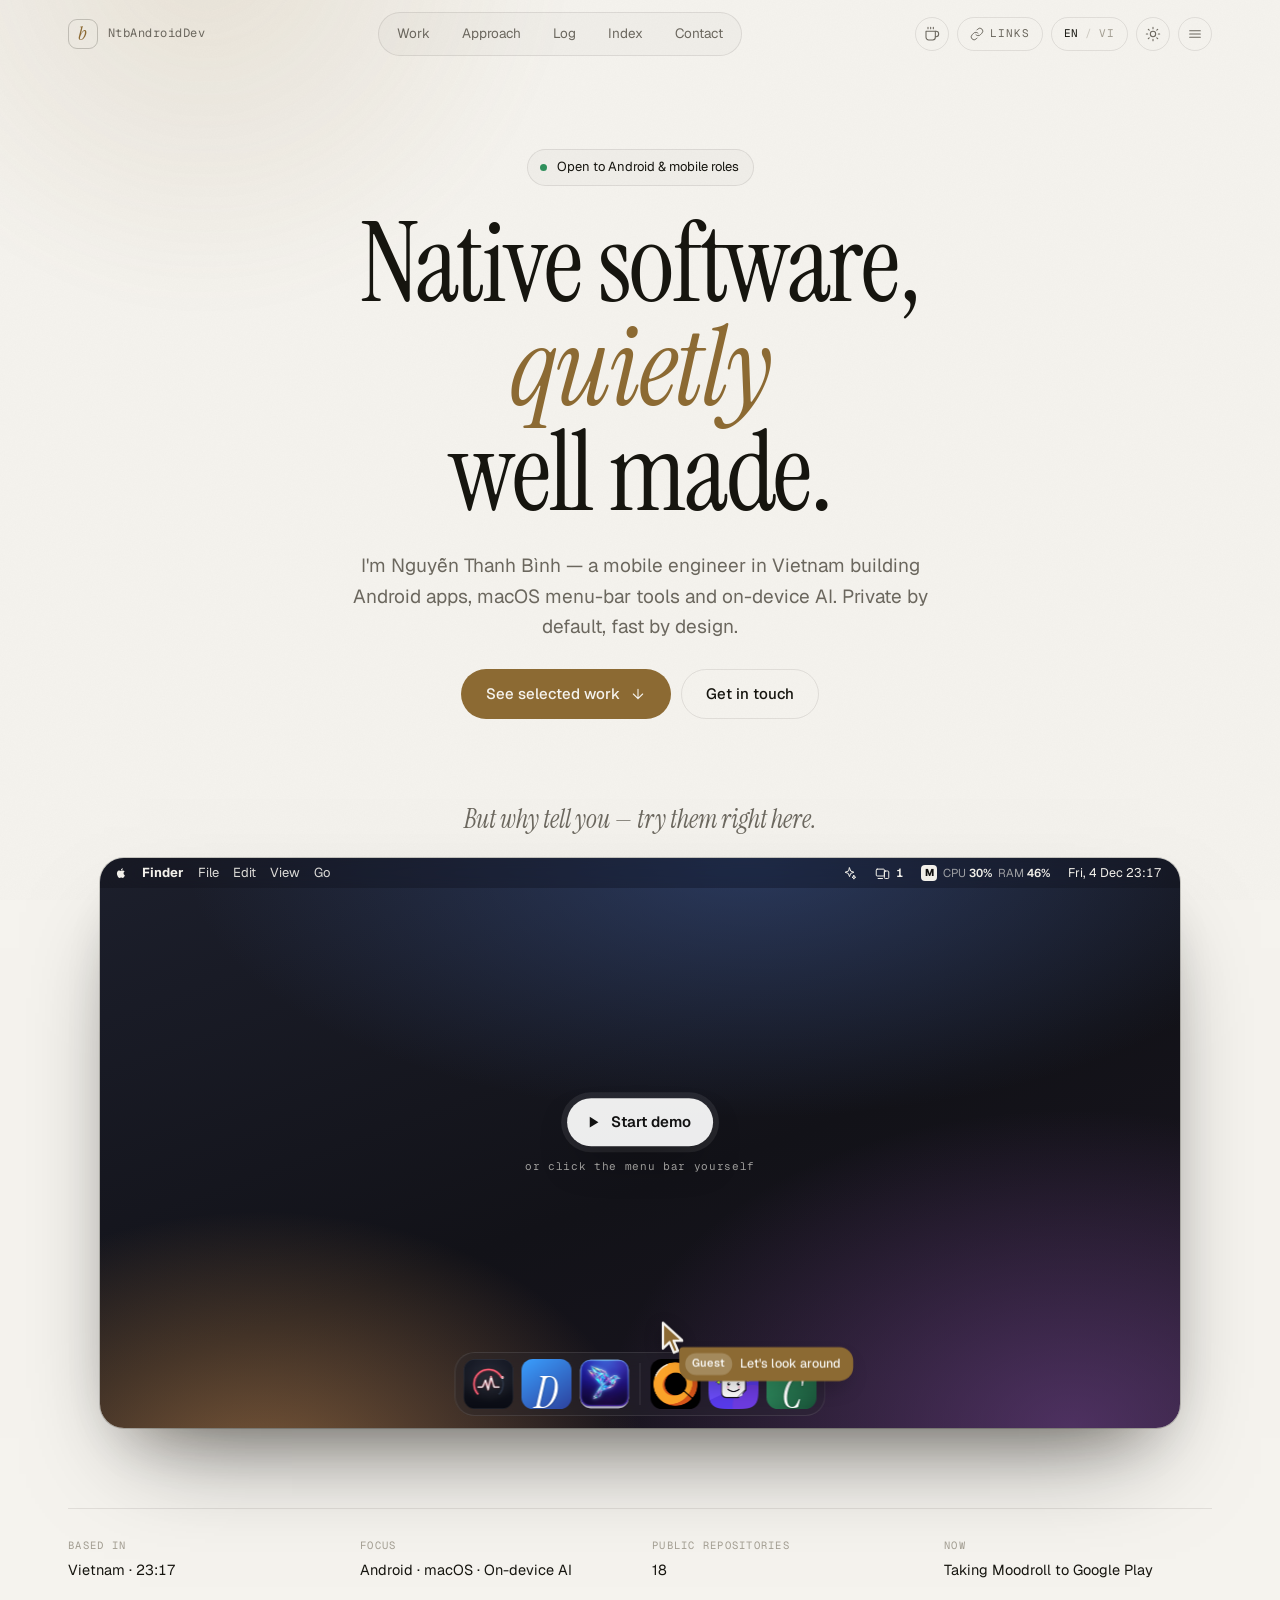
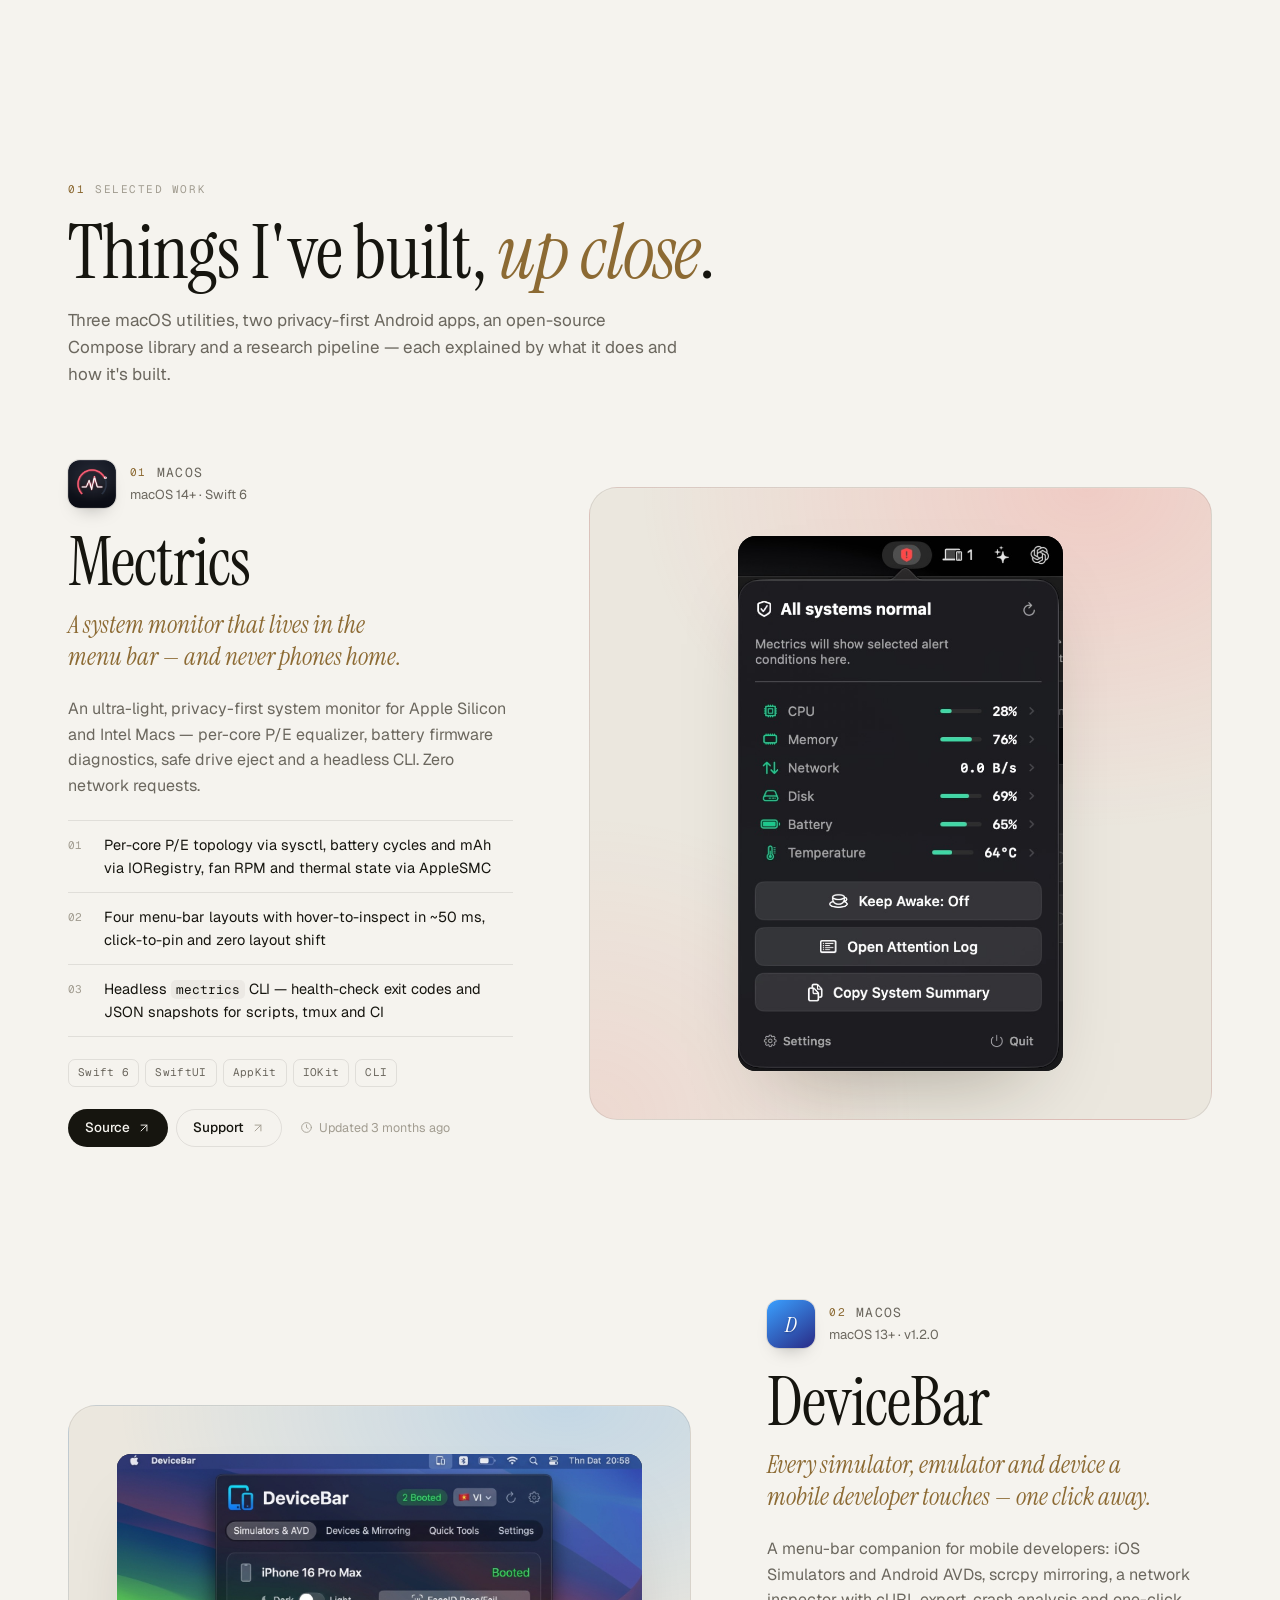
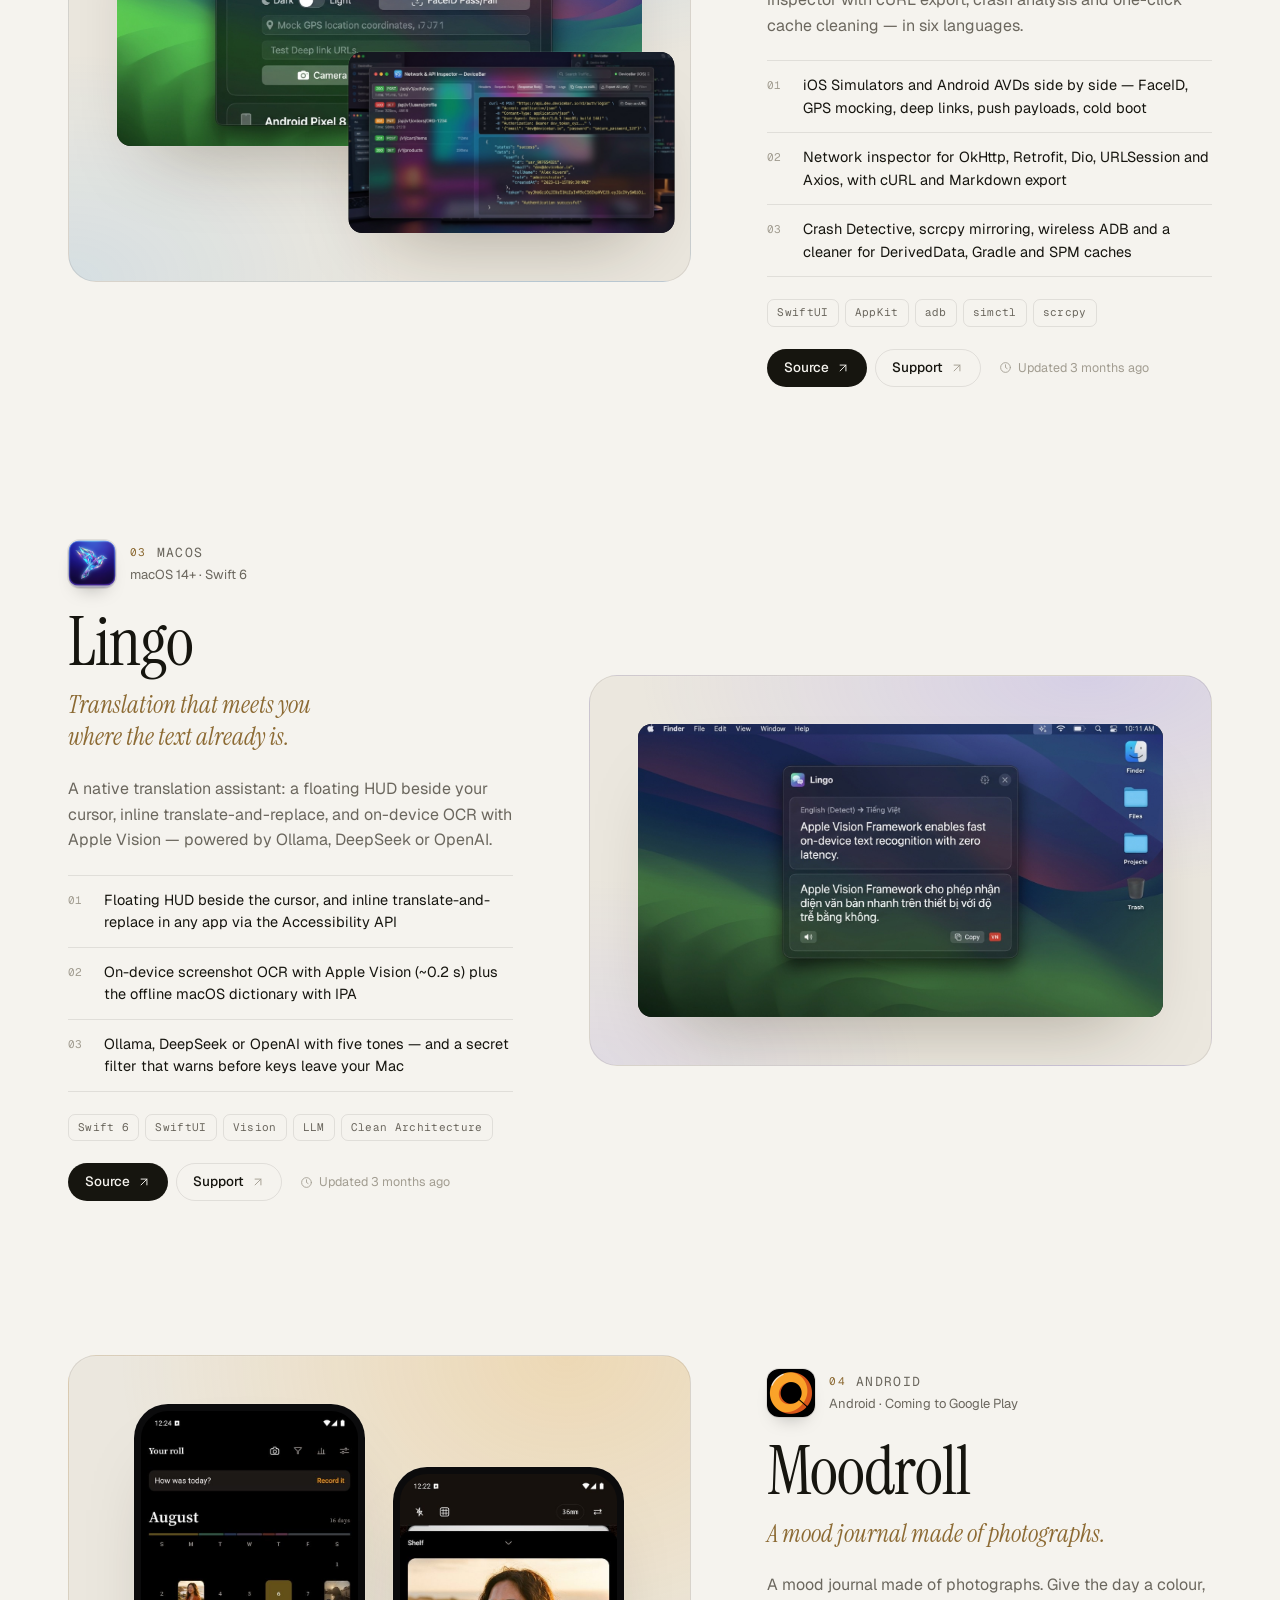
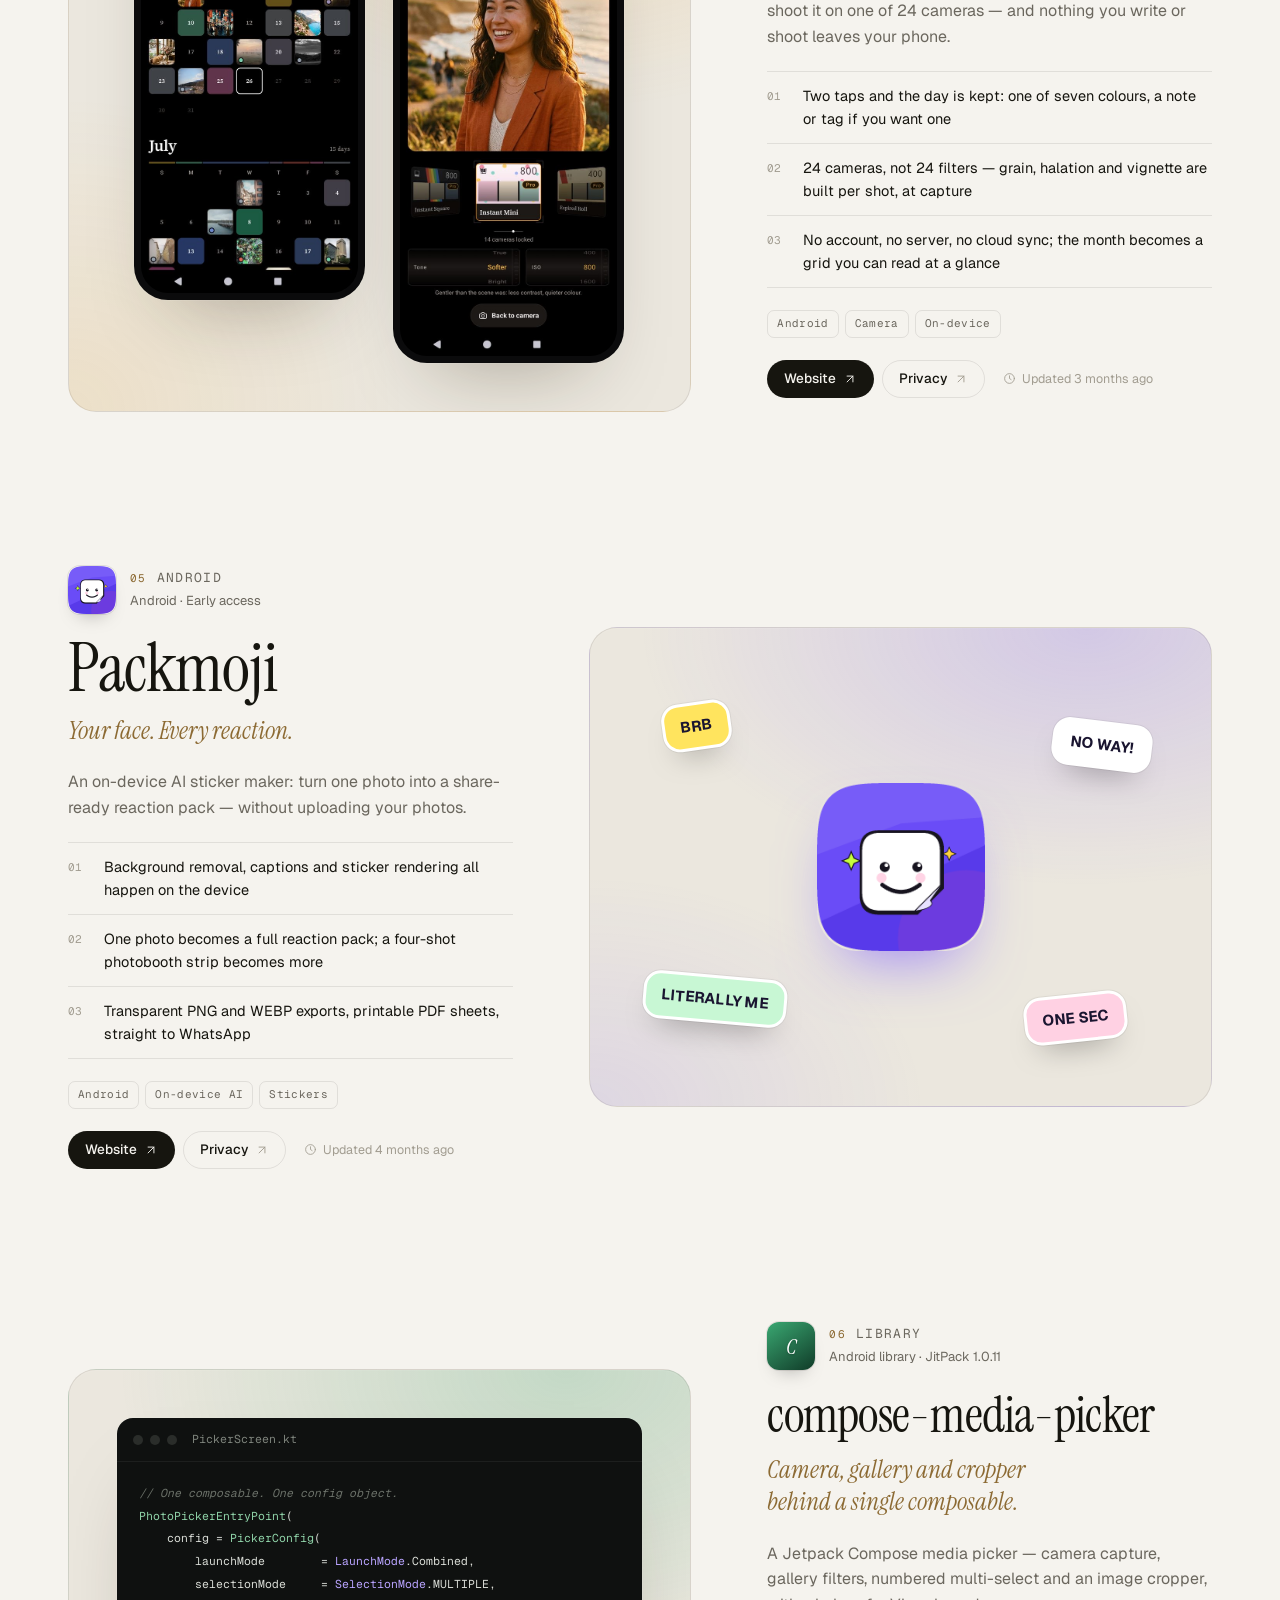
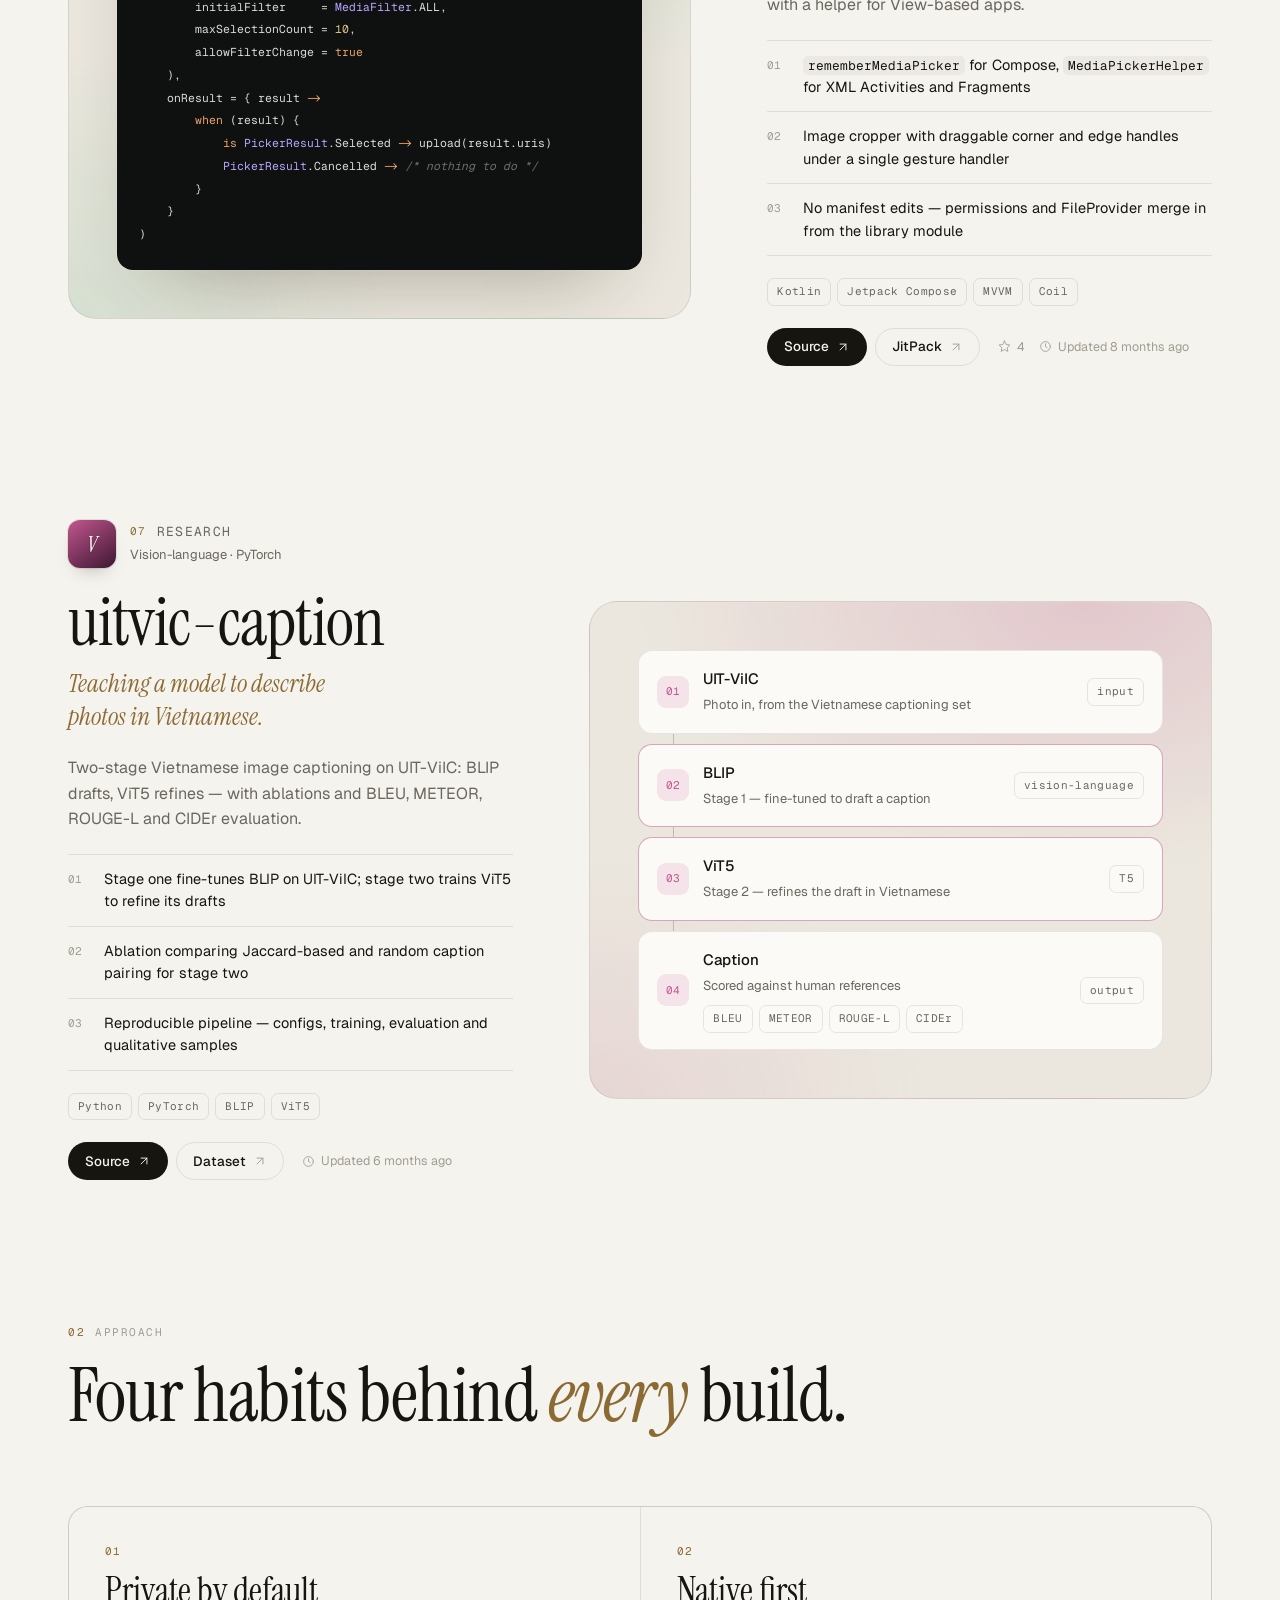
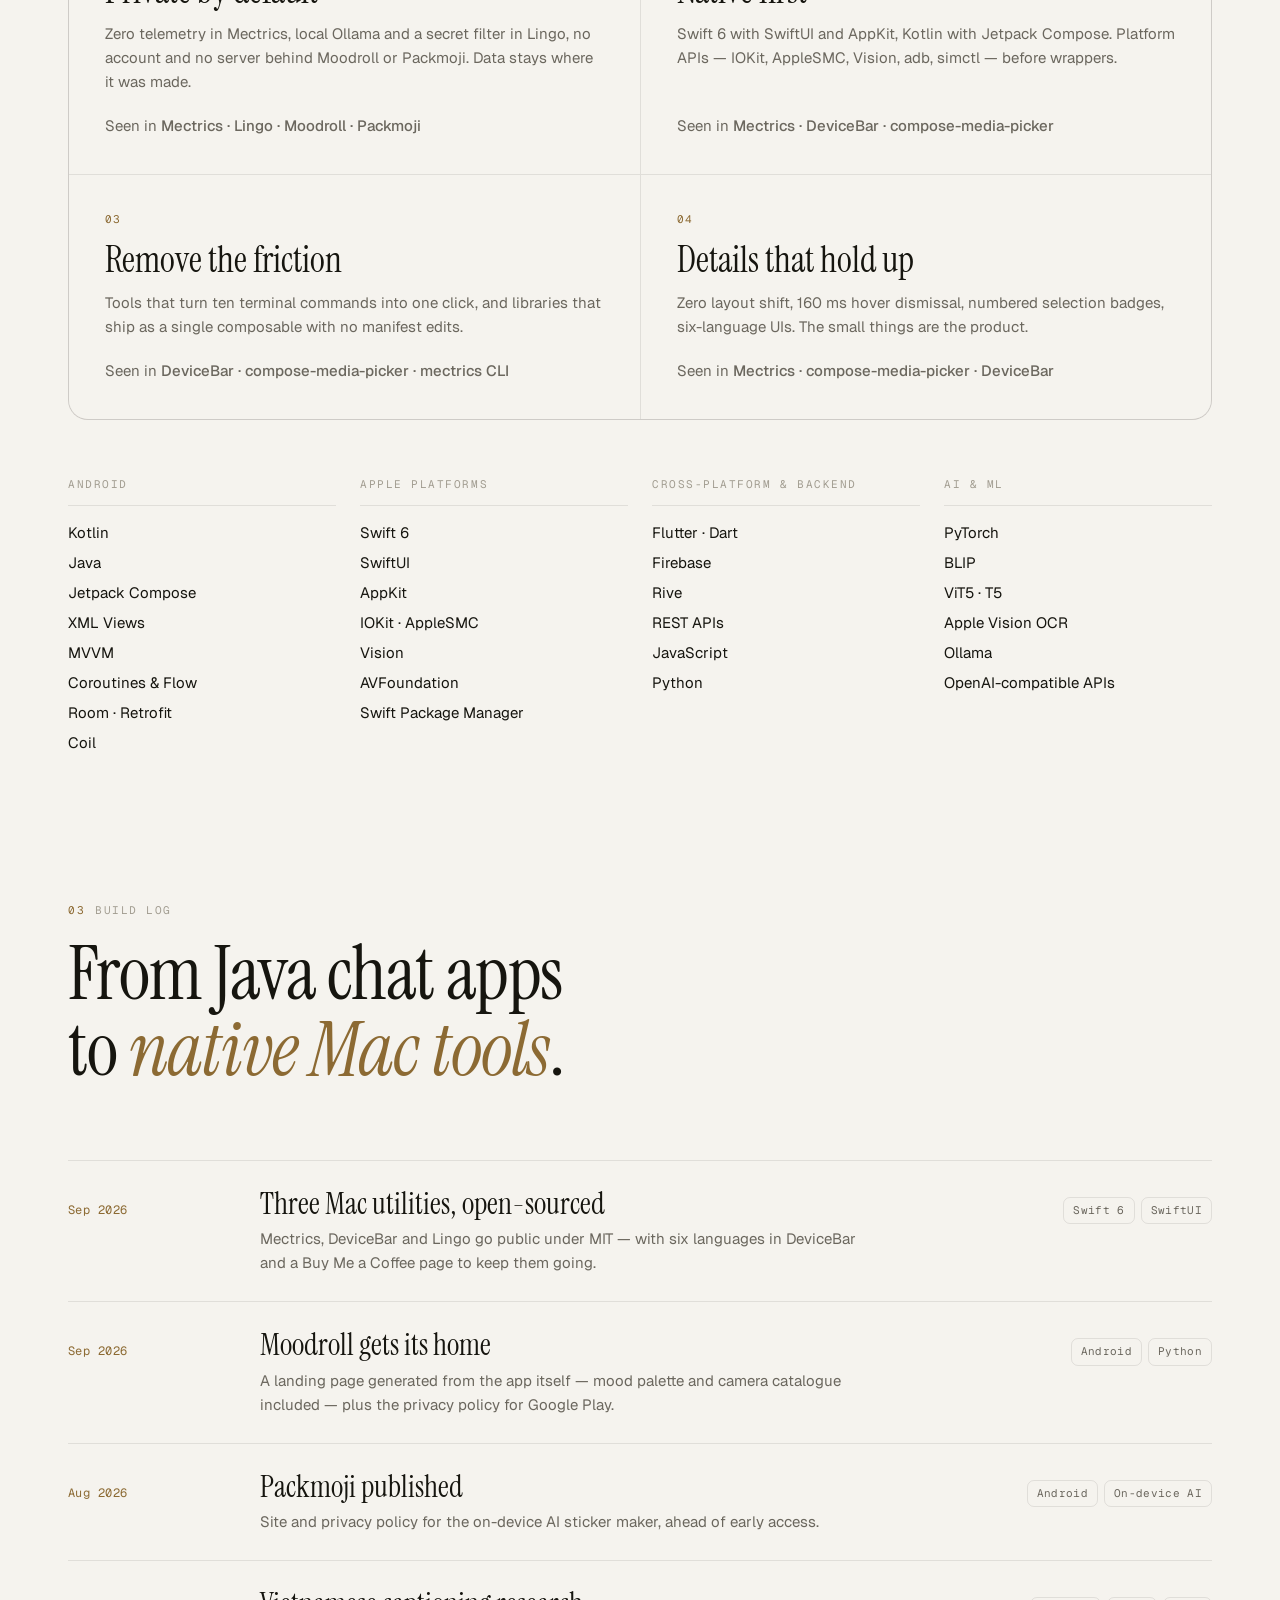
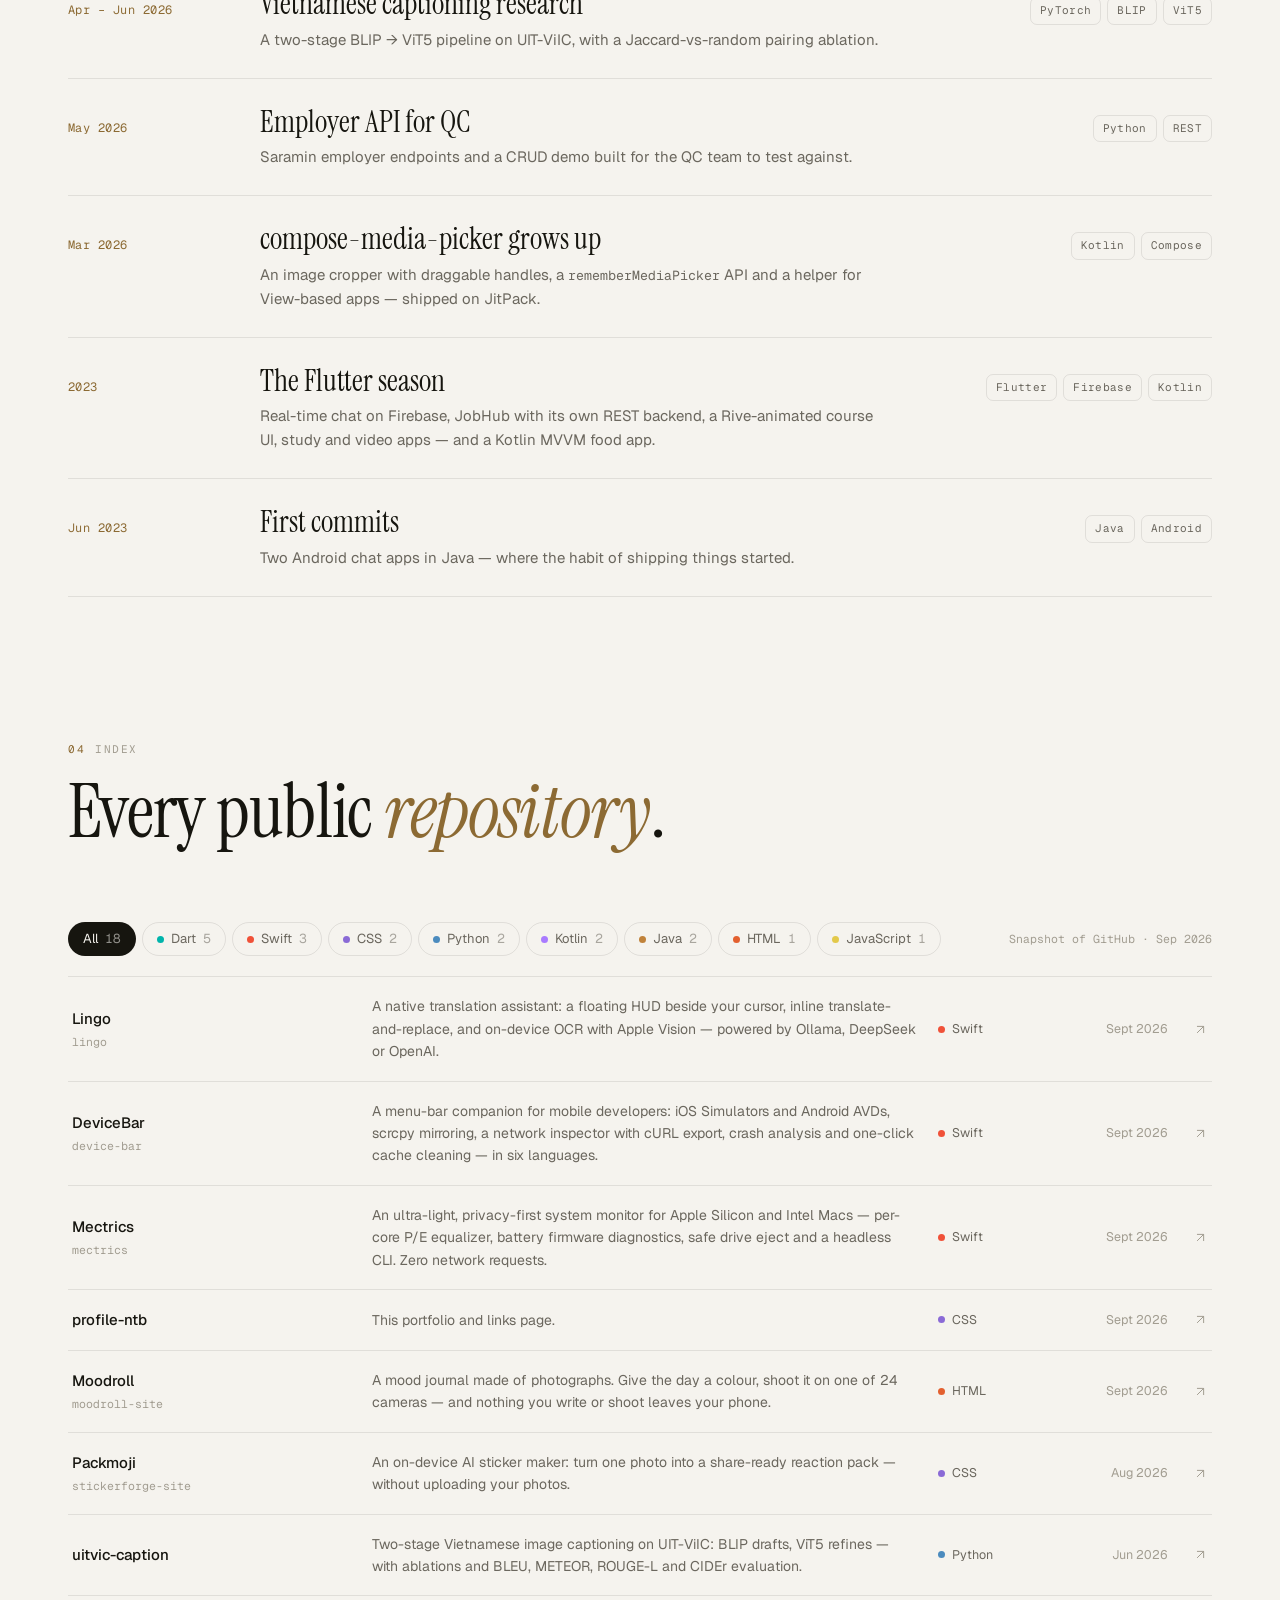
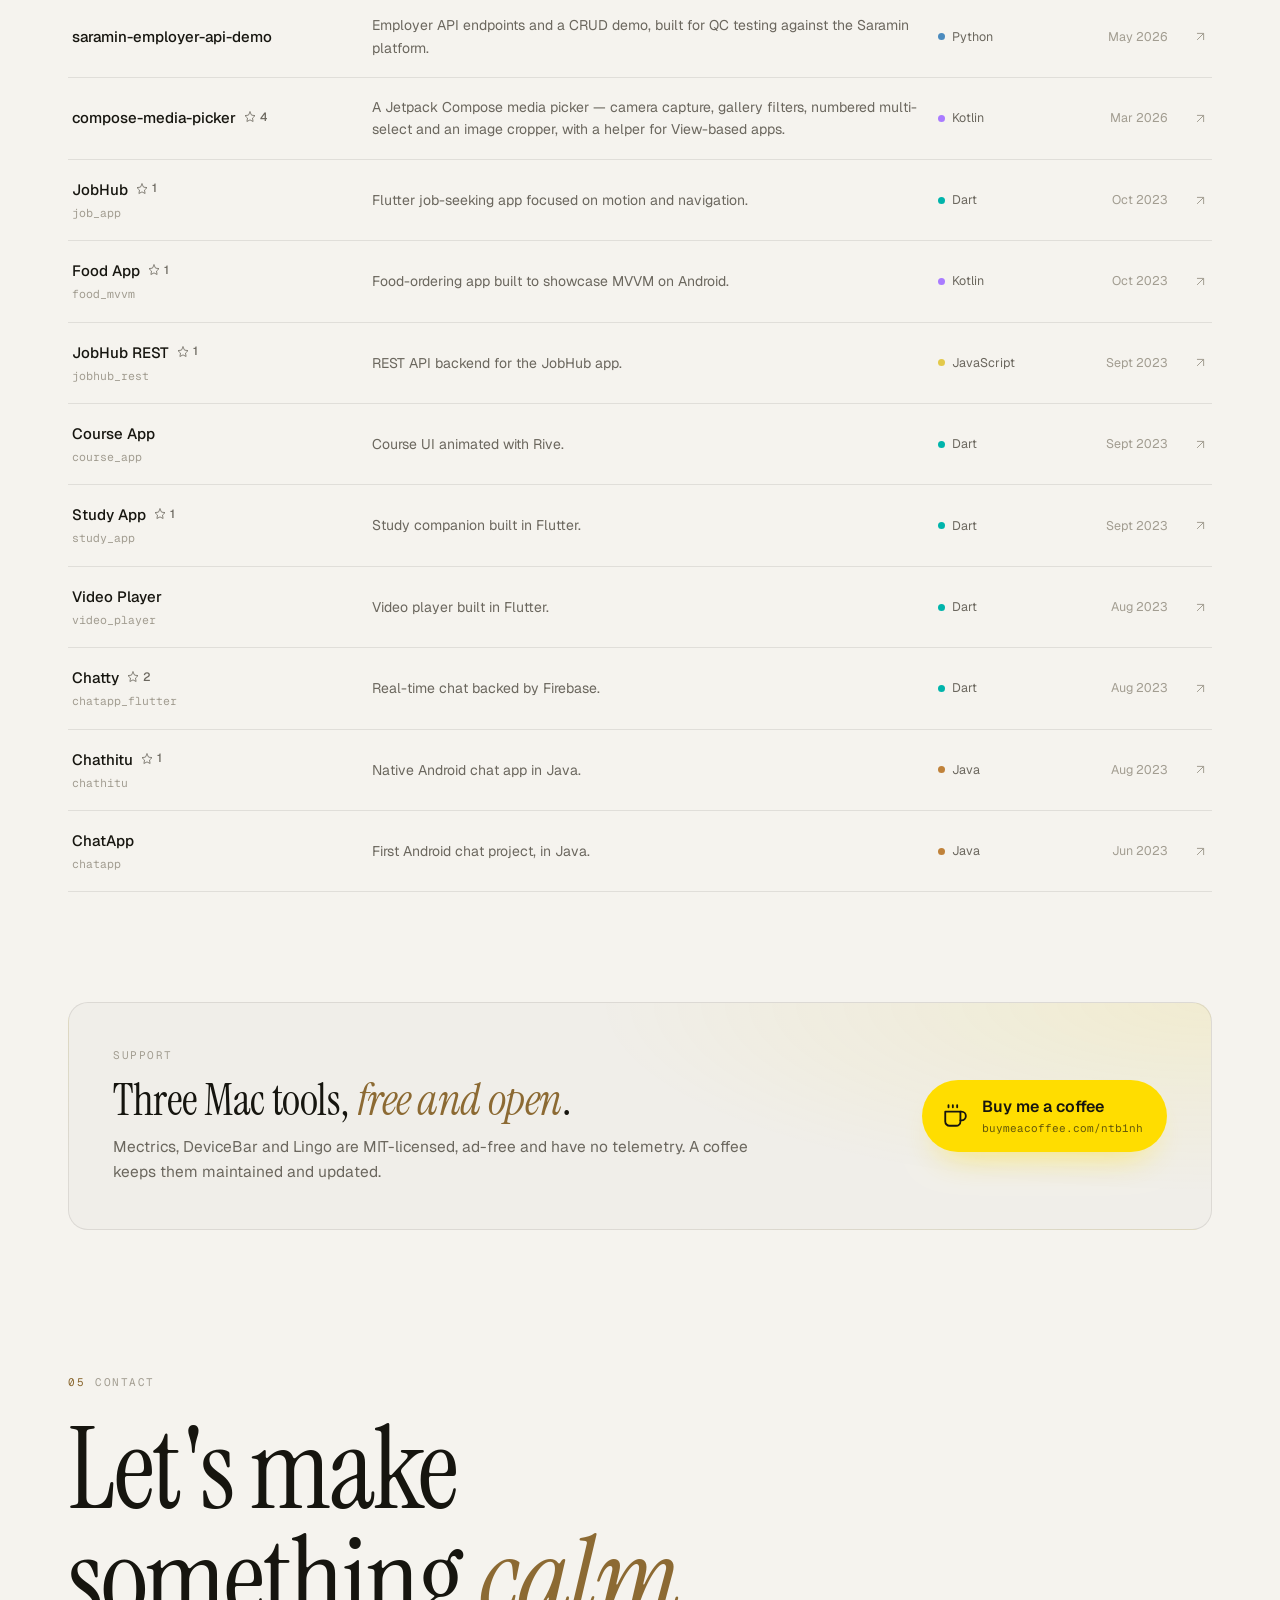
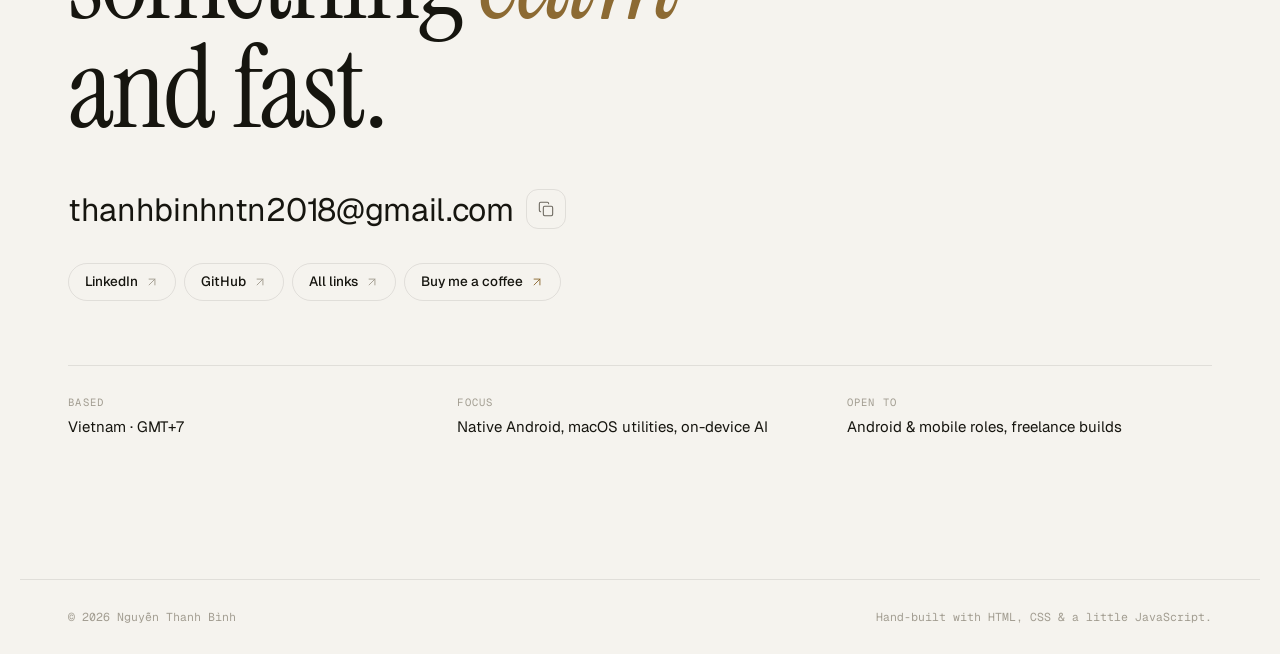
<file: index.html>
<!DOCTYPE html>
<html lang="en">
<head>
    <meta charset="UTF-8">
    <meta name="viewport" content="width=device-width, initial-scale=1.0, viewport-fit=cover">
    <title>Nguyễn Thanh Bình — Mobile Software Engineer</title>

    <meta name="description" content="Nguyễn Thanh Bình (NtbAndroidDev) — mobile software engineer in Vietnam building native Android apps, macOS menu-bar tools and on-device AI. Private by default, fast by design.">
    <meta name="author" content="Nguyễn Thanh Bình">
    <meta name="theme-color" content="#f5f3ee" media="(prefers-color-scheme: light)">
    <meta name="theme-color" content="#0c0c0d" media="(prefers-color-scheme: dark)">
    <link rel="canonical" href="https://ntbandroiddev.github.io/profile-ntb/">

    <meta property="og:type" content="website">
    <meta property="og:title" content="Nguyễn Thanh Bình — Mobile Software Engineer">
    <meta property="og:description" content="Native Android apps, macOS menu-bar tools and on-device AI. Private by default, fast by design.">
    <meta property="og:url" content="https://ntbandroiddev.github.io/profile-ntb/">
    <meta property="og:image" content="https://ntbandroiddev.github.io/profile-ntb/assets/og.png">
    <meta property="og:image:width" content="1200">
    <meta property="og:image:height" content="630">
    <meta property="og:image:alt" content="Nguyễn Thanh Bình — mobile software engineer">
    <meta name="twitter:card" content="summary_large_image">

    <link rel="icon" href="data:image/svg+xml,<svg xmlns='http://www.w3.org/2000/svg' viewBox='0 0 64 64'><rect width='64' height='64' rx='16' fill='%230c0c0d'/><text x='50%' y='54%' text-anchor='middle' dominant-baseline='middle' font-family='Georgia,serif' font-style='italic' font-size='34' fill='%23d4b98c'>b</text></svg>">

    <link rel="apple-touch-icon" href="assets/touch-icon.png">
    <link rel="manifest" href="manifest.webmanifest">

    <script type="application/ld+json">
    {
        "@context": "https://schema.org",
        "@type": "Person",
        "name": "Nguyễn Thanh Bình",
        "alternateName": "NtbAndroidDev",
        "jobTitle": "Mobile Software Engineer",
        "url": "https://ntbandroiddev.github.io/profile-ntb/",
        "image": "https://ntbandroiddev.github.io/profile-ntb/assets/avatar.jpg",
        "email": "mailto:thanhbinhntn2018@gmail.com",
        "address": { "@type": "PostalAddress", "addressCountry": "VN" },
        "knowsAbout": ["Android", "Kotlin", "Jetpack Compose", "Swift", "SwiftUI", "macOS", "Flutter", "On-device AI"],
        "sameAs": [
            "https://github.com/NtbAndroidDev",
            "https://www.linkedin.com/in/nguy%E1%BB%85n-thanh-b%C3%ACnh-8b7aa1264/",
            "https://buymeacoffee.com/ntb1nh"
        ]
    }
    </script>

    <link rel="preconnect" href="https://fonts.googleapis.com">
    <link rel="preconnect" href="https://fonts.gstatic.com" crossorigin>
    <link href="https://fonts.googleapis.com/css2?family=Geist:wght@300..600&family=Geist+Mono:wght@400;500&family=Instrument+Serif:ital@0;1&display=swap" rel="stylesheet">

    <script>
        document.documentElement.classList.add('js');
        try {
            var t = localStorage.getItem('ntb-theme');
            if (t === 'light' || t === 'dark') document.documentElement.dataset.theme = t;
        } catch (e) {}
    </script>

    <link rel="stylesheet" href="styles.css?v=20260920">
</head>
<body>
    <a href="#work" class="skip-link" data-i18n="skip">Skip to work</a>
    <div class="grain" aria-hidden="true"></div>
    <div class="glow" aria-hidden="true"></div>

    <!-- ========== NAV ========== -->
    <header class="nav" id="nav">
        <div class="nav-inner">
            <a class="mark" href="#top" aria-label="Back to top">
                <span class="mark-glyph">b</span>
                <span class="mark-text">NtbAndroidDev</span>
            </a>
            <nav class="nav-links" id="nav-links" aria-label="Sections">
                <a href="#work" data-i18n="navWork">Work</a>
                <a href="#approach" data-i18n="navApproach">Approach</a>
                <a href="#log" data-i18n="navLog">Log</a>
                <a href="#index" data-i18n="navIndex">Index</a>
                <a href="#contact" data-i18n="navContact">Contact</a>
            </nav>
            <div class="nav-tools">
                <a class="tool tool-icon tool-coffee" href="https://buymeacoffee.com/ntb1nh" target="_blank" rel="noopener" data-i18n-label="coffee" aria-label="Buy me a coffee">
                    <svg viewBox="0 0 24 24" aria-hidden="true"><path d="M17 8h1a4 4 0 1 1 0 8h-1"/><path d="M3 8h14v9a4 4 0 0 1-4 4H7a4 4 0 0 1-4-4Z"/><path d="M6 2v2M10 2v2M14 2v2"/></svg>
                </a>
                <a class="tool tool-link" href="links/">
                    <svg viewBox="0 0 24 24" aria-hidden="true"><path d="M10 13a5 5 0 0 0 7.54.54l3-3a5 5 0 0 0-7.07-7.07l-1.72 1.71"/><path d="M14 11a5 5 0 0 0-7.54-.54l-3 3a5 5 0 0 0 7.07 7.07l1.71-1.71"/></svg>
                    <span data-i18n="navLinks">Links</span>
                </a>
                <button class="tool" id="lang-toggle" type="button" aria-label="Switch language">
                    <span data-lang-opt="en">EN</span><span class="tool-sep">/</span><span data-lang-opt="vi">VI</span>
                </button>
                <button class="tool tool-icon" id="theme-toggle" type="button" aria-label="Toggle colour theme">
                    <svg class="i-sun" viewBox="0 0 24 24" aria-hidden="true"><circle cx="12" cy="12" r="4"/><path d="M12 2v2M12 20v2M4.93 4.93l1.41 1.41M17.66 17.66l1.41 1.41M2 12h2M20 12h2M6.34 17.66l-1.41 1.41M19.07 4.93l-1.41 1.41"/></svg>
                    <svg class="i-moon" viewBox="0 0 24 24" aria-hidden="true"><path d="M12 3a6 6 0 0 0 9 9 9 9 0 1 1-9-9Z"/></svg>
                </button>
                <button class="tool tool-icon nav-burger" id="nav-burger" type="button" aria-expanded="false" aria-controls="nav-links" aria-label="Menu">
                    <svg class="i-bars" viewBox="0 0 24 24" aria-hidden="true"><path d="M4 7h16M4 12h16M4 17h16"/></svg>
                    <svg class="i-x" viewBox="0 0 24 24" aria-hidden="true"><path d="M6 6l12 12M18 6 6 18"/></svg>
                </button>
            </div>
        </div>
    </header>

    <main id="top">

        <!-- ========== HERO ========== -->
        <section class="hero" aria-labelledby="hero-title">
            <div class="hero-copy">
                <p class="status rise" style="--i:0">
                    <span class="pulse" aria-hidden="true"></span>
                    <span data-i18n="status">Open to Android &amp; mobile roles</span>
                </p>
                <h1 class="hero-title rise" style="--i:1" id="hero-title" data-i18n-html="heroTitle">Native software, <em>quietly</em> well made.</h1>
                <p class="hero-lead rise" style="--i:2" data-i18n="heroLead">I'm Nguyễn Thanh Bình — a mobile engineer in Vietnam building Android apps, macOS menu-bar tools and on-device AI. Private by default, fast by design.</p>
                <div class="hero-cta rise" style="--i:3">
                    <a class="btn btn-primary" href="#work" data-guide="hero">
                        <span data-i18n="ctaWork">See selected work</span>
                        <svg viewBox="0 0 24 24" aria-hidden="true"><path d="M12 5v14M19 12l-7 7-7-7"/></svg>
                    </a>
                    <a class="btn btn-ghost" href="#contact" data-i18n="ctaContact">Get in touch</a>
                </div>
            </div>

            <!-- Interactive desk: three real menu-bar apps, rebuilt small -->
            <div class="desk-wrap rise" style="--i:4">
                <p class="desk-try" data-i18n="deskTry">But why tell you — try them right here.</p>
                <div class="desk" id="desk">
                    <div class="menubar">
                        <div class="mb-left">
                            <svg class="mb-apple" viewBox="0 0 24 24" aria-hidden="true"><path d="M16.37 12.63c-.02-2.1 1.72-3.12 1.8-3.17-.98-1.44-2.51-1.64-3.05-1.66-1.3-.13-2.54.77-3.2.77-.66 0-1.68-.75-2.76-.73-1.42.02-2.73.83-3.46 2.1-1.48 2.56-.38 6.35 1.06 8.43.7 1.02 1.54 2.16 2.64 2.12 1.06-.04 1.46-.69 2.74-.69 1.28 0 1.64.69 2.76.67 1.14-.02 1.86-1.04 2.56-2.06.8-1.18 1.13-2.32 1.15-2.38-.03-.01-2.2-.85-2.24-3.4ZM14.28 6.46c.58-.71.98-1.69.87-2.67-.84.03-1.86.56-2.46 1.26-.54.62-1.01 1.62-.89 2.58.94.07 1.9-.48 2.48-1.17Z"/></svg>
                            <strong>Finder</strong><span>File</span><span>Edit</span><span class="mb-hide-sm">View</span><span class="mb-hide-sm">Go</span>
                        </div>
                        <div class="mb-right">
                            <button class="mb-item" type="button" data-app="lingo" aria-label="Lingo" aria-expanded="false">
                                <svg viewBox="0 0 24 24" aria-hidden="true"><path d="M12 3l1.9 5.1L19 10l-5.1 1.9L12 17l-1.9-5.1L5 10l5.1-1.9Z"/><path d="M19 15l.8 2.2L22 18l-2.2.8L19 21l-.8-2.2L16 18l2.2-.8Z"/></svg>
                            </button>
                            <button class="mb-item" type="button" data-app="devicebar" aria-label="DeviceBar" aria-expanded="false">
                                <svg viewBox="0 0 24 24" aria-hidden="true"><rect x="2" y="5" width="13" height="11" rx="1.5"/><rect x="15" y="8" width="7" height="12" rx="1.5"/><path d="M5 20h7"/></svg>
                                <span class="mb-count" id="db-count">1</span>
                            </button>
                            <button class="mb-item mb-mectrics" type="button" data-app="mectrics" aria-label="Mectrics" aria-expanded="false">
                                <span class="mb-m">M</span>
                                <span class="mb-stat">CPU <b id="mb-cpu">28%</b></span>
                                <span class="mb-stat mb-hide-sm">RAM <b id="mb-ram">45%</b></span>
                            </button>
                            <span class="mb-clock" id="mb-clock">--:--</span>
                        </div>
                    </div>

                    <div class="desk-body" id="desk-body">
                        <!-- Mectrics popover -->
                        <div class="pop pop-mectrics" id="pop-mectrics" role="dialog" aria-label="Mectrics" hidden>
                            <div class="pm-head">
                                <svg viewBox="0 0 24 24" aria-hidden="true"><path d="M20 13c0 5-3.5 7.5-7.66 8.95a1 1 0 0 1-.67-.01C7.5 20.5 4 18 4 13V6a1 1 0 0 1 1-1c2 0 4.5-1.2 6.24-2.72a1.17 1.17 0 0 1 1.52 0C14.51 3.81 17 5 19 5a1 1 0 0 1 1 1z"/><path d="m9 12 2 2 4-4"/></svg>
                                <strong data-i18n="pmNormal">All systems normal</strong>
                            </div>
                            <div class="pm-spark">
                                <svg viewBox="0 0 240 48" preserveAspectRatio="none" aria-hidden="true"><path id="pm-spark-fill" class="pm-spark-fill" d=""/><path id="pm-spark" class="pm-spark-line" d=""/></svg>
                                <div class="pm-cores" id="pm-cores" aria-hidden="true"></div>
                            </div>
                            <ul class="pm-rows" id="pm-rows"></ul>
                            <button class="pm-btn" type="button" id="pm-awake"><span data-i18n="pmAwake">Keep Awake</span>: <b data-i18n="pmOff">Off</b></button>
                        </div>

                        <!-- DeviceBar popover -->
                        <div class="pop pop-devicebar" id="pop-devicebar" role="dialog" aria-label="DeviceBar" hidden>
                            <div class="pd-head">
                                <strong>DeviceBar</strong>
                                <span class="pd-booted"><b id="db-booted">1</b> <span data-i18n="pdBooted">Booted</span></span>
                            </div>
                            <div class="pd-device is-on">
                                <div><strong>iPhone 16 Pro</strong><small>iOS 18 · Simulator</small></div>
                                <span class="pd-state" data-i18n="pdBootedOne">Booted</span>
                            </div>
                            <div class="pd-quick">
                                <button type="button" data-quick="dark" data-i18n="pdDark">Dark mode</button>
                                <button type="button" data-quick="faceid">FaceID ✓</button>
                                <button type="button" data-quick="gps" data-i18n="pdGps">GPS · Hà Nội</button>
                                <button type="button" data-quick="shot" data-i18n="pdShot">Screenshot</button>
                            </div>
                            <div class="pd-device" id="pd-pixel">
                                <div><strong>Pixel 8 Pro</strong><small>Android 15 · AVD</small></div>
                                <button class="pd-boot" type="button" id="pd-boot" data-i18n="pdBoot">Boot</button>
                            </div>
                            <p class="pd-toast" id="pd-toast" aria-live="polite"></p>
                        </div>

                        <!-- Lingo floating HUD -->
                        <div class="pop pop-lingo" id="pop-lingo" role="dialog" aria-label="Lingo" hidden>
                            <div class="pl-head">
                                <img src="assets/lingo.png" alt="" width="22" height="22">
                                <strong>Lingo</strong>
                                <span class="pl-dir">English → Tiếng Việt</span>
                            </div>
                            <p class="pl-src">Apple Vision recognises text on-device in about 0.2 seconds.</p>
                            <p class="pl-out" id="pl-out" aria-live="polite"></p>
                            <div class="pl-tones" role="group" aria-label="Tone">
                                <button type="button" data-tone="standard" aria-pressed="true">Standard</button>
                                <button type="button" data-tone="technical" aria-pressed="false">Technical</button>
                                <button type="button" data-tone="casual" aria-pressed="false">Casual</button>
                            </div>
                        </div>

                        <div class="desk-center" id="desk-center">
                            <button class="demo-btn" type="button" id="demo-btn" data-guide="demo">
                                <svg viewBox="0 0 24 24" aria-hidden="true"><path d="M7 4v16l13-8Z"/></svg>
                                <span data-i18n="demoStart">Start demo</span>
                            </button>
                            <p class="desk-hint" data-i18n="deskHint">or click the menu bar yourself</p>
                        </div>

                        <div class="desk-cursor" id="desk-cursor" aria-hidden="true">
                            <svg viewBox="0 0 13 20"><path d="M1 1v15.2l3.9-3.7 2.6 6.1 2.4-1-2.6-6h5.4Z"/></svg>
                        </div>
                    </div>

                    <nav class="dock" id="dock" aria-label="Jump to a project">
                        <!-- Populated by JS -->
                    </nav>
                </div>
            </div>

            <dl class="hero-meta rise" style="--i:5">
                <div>
                    <dt data-i18n="metaBased">Based in</dt>
                    <dd><span data-i18n="location">Vietnam</span> · <time id="local-time">--:--</time></dd>
                </div>
                <div>
                    <dt data-i18n="metaFocus">Focus</dt>
                    <dd data-i18n="metaFocusValue">Android · macOS · On-device AI</dd>
                </div>
                <div>
                    <dt data-i18n="metaRepos">Public repositories</dt>
                    <dd id="hero-repos">18</dd>
                </div>
                <div>
                    <dt data-i18n="metaNow">Now</dt>
                    <dd data-i18n="metaNowValue">Taking Moodroll to Google Play</dd>
                </div>
            </dl>
        </section>

        <!-- ========== WORK ========== -->
        <section class="section" id="work" aria-labelledby="work-title">
            <header class="section-head reveal">
                <p class="label"><span class="label-num">01</span><span data-i18n="workLabel">Selected work</span></p>
                <h2 class="section-title" id="work-title" data-i18n-html="workTitle">Things I've built, <em>up close</em>.</h2>
                <p class="section-intro" data-i18n="workIntro">Three macOS utilities, two privacy-first Android apps, an open-source Compose library and a research pipeline — each explained by what it does and how it's built.</p>
            </header>
            <div class="cases" id="cases">
                <!-- Populated by JS -->
            </div>
        </section>

        <!-- ========== APPROACH ========== -->
        <section class="section" id="approach" aria-labelledby="approach-title">
            <header class="section-head reveal">
                <p class="label"><span class="label-num">02</span><span data-i18n="approachLabel">Approach</span></p>
                <h2 class="section-title" id="approach-title" data-i18n-html="approachTitle">Four habits behind <em>every</em> build.</h2>
            </header>
            <ol class="principles" id="principles">
                <!-- Populated by JS -->
            </ol>
            <div class="toolkit reveal" id="toolkit">
                <!-- Populated by JS -->
            </div>
        </section>

        <!-- ========== LOG ========== -->
        <section class="section" id="log" aria-labelledby="log-title">
            <header class="section-head reveal">
                <p class="label"><span class="label-num">03</span><span data-i18n="logLabel">Build log</span></p>
                <h2 class="section-title" id="log-title" data-i18n-html="logTitle">From Java chat apps to <em>native Mac tools</em>.</h2>
            </header>
            <ol class="timeline" id="timeline">
                <!-- Populated by JS -->
            </ol>
        </section>

        <!-- ========== INDEX ========== -->
        <section class="section" id="index" aria-labelledby="index-title">
            <header class="section-head reveal">
                <p class="label"><span class="label-num">04</span><span data-i18n="indexLabel">Index</span></p>
                <h2 class="section-title" id="index-title" data-i18n-html="indexTitle">Every public <em>repository</em>.</h2>
            </header>
            <div class="index-bar reveal">
                <div class="filters" id="filters" role="group" aria-label="Filter by language">
                    <!-- Populated by JS -->
                </div>
                <p class="sync-note" id="sync-note" data-i18n="syncStatic">Snapshot of GitHub · Sep 2026</p>
            </div>
            <ul class="repo-index reveal" id="repo-index">
                <!-- Populated by JS -->
            </ul>
        </section>

        <!-- ========== SUPPORT ========== -->
        <section class="section support-section" aria-labelledby="support-title">
            <div class="support reveal">
                <div class="support-copy">
                    <p class="label"><span data-i18n="supportLabel">Support</span></p>
                    <h2 id="support-title" data-i18n-html="supportTitle">Three Mac tools, <em>free and open</em>.</h2>
                    <p data-i18n="supportText">Mectrics, DeviceBar and Lingo are MIT-licensed, ad-free and have no telemetry. A coffee keeps them maintained and updated.</p>
                </div>
                <a class="bmc" href="https://buymeacoffee.com/ntb1nh" target="_blank" rel="noopener" data-guide="coffee">
                    <svg viewBox="0 0 24 24" aria-hidden="true"><path d="M17 8h1a4 4 0 1 1 0 8h-1"/><path d="M3 8h14v9a4 4 0 0 1-4 4H7a4 4 0 0 1-4-4Z"/><path d="M6 2v2M10 2v2M14 2v2"/></svg>
                    <span><b data-i18n="coffee">Buy me a coffee</b><small>buymeacoffee.com/ntb1nh</small></span>
                </a>
            </div>
        </section>

        <!-- ========== CONTACT ========== -->
        <section class="section contact" id="contact" aria-labelledby="contact-title">
            <p class="label reveal"><span class="label-num">05</span><span data-i18n="contactLabel">Contact</span></p>
            <h2 class="contact-title reveal" id="contact-title" data-i18n-html="contactTitle">Let's make something <em>calm</em> and fast.</h2>
            <div class="contact-mail reveal">
                <a class="mail-link" href="mailto:thanhbinhntn2018@gmail.com">thanhbinhntn2018@gmail.com</a>
                <button class="copy" id="copy-email" type="button" data-i18n-label="copyEmail" aria-label="Copy email address">
                    <svg viewBox="0 0 24 24" aria-hidden="true"><rect x="8" y="8" width="14" height="14" rx="2"/><path d="M4 16c-1.1 0-2-.9-2-2V4c0-1.1.9-2 2-2h10c1.1 0 2 .9 2 2"/></svg>
                </button>
            </div>
            <div class="contact-links reveal">
                <a class="pill" href="https://www.linkedin.com/in/nguy%E1%BB%85n-thanh-b%C3%ACnh-8b7aa1264/" target="_blank" rel="noopener">LinkedIn <svg viewBox="0 0 24 24" aria-hidden="true"><path d="M7 17 17 7M7 7h10v10"/></svg></a>
                <a class="pill" href="https://github.com/NtbAndroidDev" target="_blank" rel="noopener">GitHub <svg viewBox="0 0 24 24" aria-hidden="true"><path d="M7 17 17 7M7 7h10v10"/></svg></a>
                <a class="pill" href="links/"><span data-i18n="allLinks">All links</span> <svg viewBox="0 0 24 24" aria-hidden="true"><path d="M7 17 17 7M7 7h10v10"/></svg></a>
                <a class="pill pill-coffee" href="https://buymeacoffee.com/ntb1nh" target="_blank" rel="noopener"><span data-i18n="coffee">Buy me a coffee</span> <svg viewBox="0 0 24 24" aria-hidden="true"><path d="M7 17 17 7M7 7h10v10"/></svg></a>
            </div>
            <dl class="contact-facts reveal">
                <div><dt data-i18n="factBased">Based</dt><dd data-i18n="factBasedValue">Vietnam · GMT+7</dd></div>
                <div><dt data-i18n="factFocus">Focus</dt><dd data-i18n="factFocusValue">Native Android, macOS utilities, on-device AI</dd></div>
                <div><dt data-i18n="factOpen">Open to</dt><dd data-i18n="factOpenValue">Android &amp; mobile roles, freelance builds</dd></div>
            </dl>
        </section>
    </main>

    <footer class="footer">
        <p>© <span id="year">2026</span> Nguyễn Thanh Bình</p>
        <p data-i18n="footerNote">Hand-built with HTML, CSS &amp; a little JavaScript.</p>
    </footer>

    <div class="toast" id="toast" role="status" aria-live="polite"></div>

    <!-- The sample user who walks the page as you scroll -->
    <div class="guide" id="guide" aria-hidden="true">
        <svg class="guide-arrow" viewBox="0 0 13 20"><path d="M1 1v15.2l3.9-3.7 2.6 6.1 2.4-1-2.6-6h5.4Z"/></svg>
        <span class="guide-tag"><b id="guide-name">Guest</b><span id="guide-say"></span></span>
        <span class="guide-ripple"></span>
    </div>

    <script src="data.js?v=20260920"></script>
    <script src="script.js?v=20260920"></script>
</body>
</html>
</file>
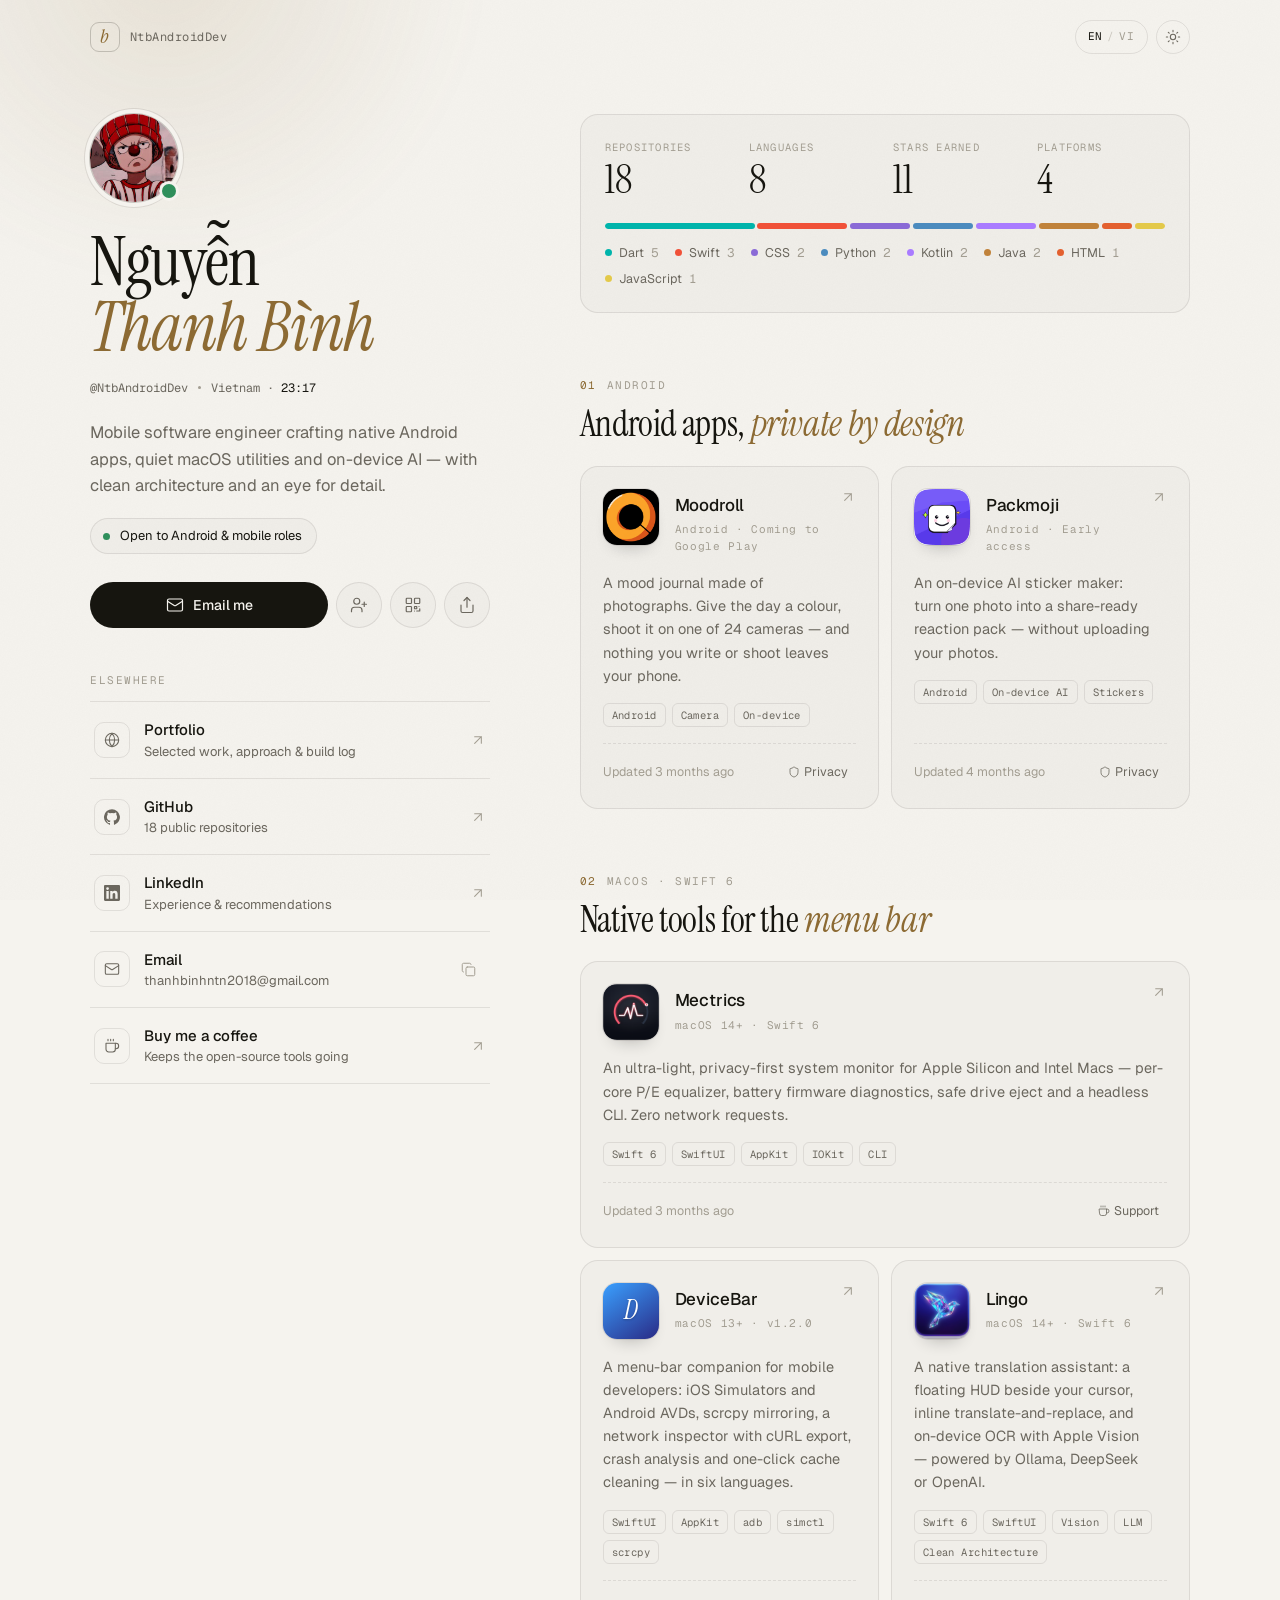
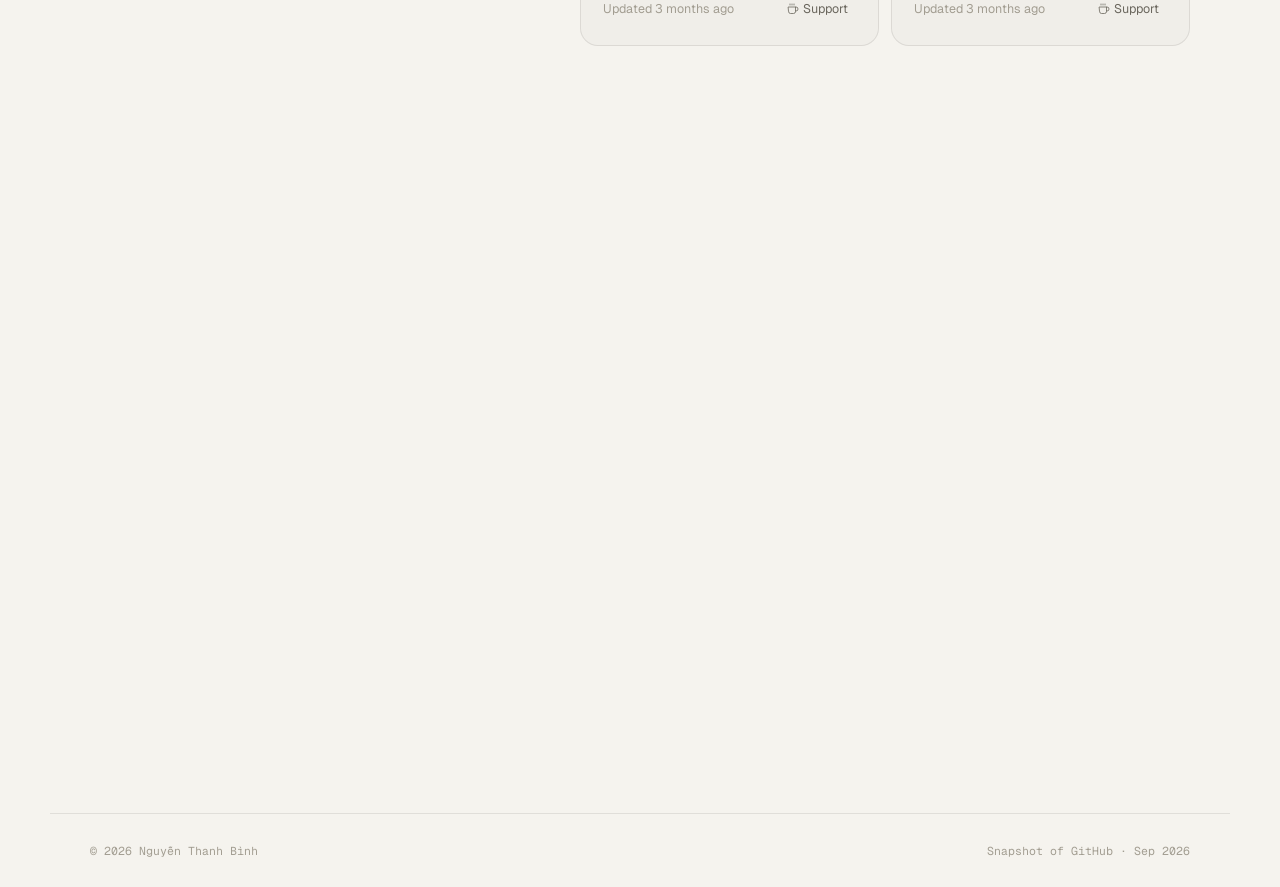
<file: links/index.html>
<!DOCTYPE html>
<html lang="en">
<head>
    <meta charset="UTF-8">
    <meta name="viewport" content="width=device-width, initial-scale=1.0, viewport-fit=cover">
    <title>Nguyễn Thanh Bình — Links</title>

    <meta name="description" content="Nguyễn Thanh Bình (NtbAndroidDev) — mobile software engineer. Android apps, native macOS utilities, open-source libraries and on-device AI.">
    <meta name="author" content="Nguyễn Thanh Bình">
    <meta name="theme-color" content="#f5f3ee" media="(prefers-color-scheme: light)">
    <meta name="theme-color" content="#0c0c0d" media="(prefers-color-scheme: dark)">
    <link rel="canonical" href="https://ntbandroiddev.github.io/profile-ntb/links/">

    <meta property="og:type" content="profile">
    <meta property="og:title" content="Nguyễn Thanh Bình — Links">
    <meta property="og:description" content="Android apps, native macOS utilities and open-source work by NtbAndroidDev.">
    <meta property="og:url" content="https://ntbandroiddev.github.io/profile-ntb/links/">
    <meta property="og:image" content="https://ntbandroiddev.github.io/profile-ntb/assets/og-links.png">
    <meta property="og:image:width" content="1200">
    <meta property="og:image:height" content="630">
    <meta property="og:image:alt" content="Nguyễn Thanh Bình — mobile software engineer">
    <meta name="twitter:card" content="summary_large_image">

    <link rel="icon" href="data:image/svg+xml,<svg xmlns='http://www.w3.org/2000/svg' viewBox='0 0 64 64'><rect width='64' height='64' rx='16' fill='%230c0c0d'/><text x='50%' y='54%' text-anchor='middle' dominant-baseline='middle' font-family='Georgia,serif' font-style='italic' font-size='34' fill='%23d4b98c'>b</text></svg>">

    <link rel="apple-touch-icon" href="../assets/touch-icon.png">

    <link rel="preconnect" href="https://fonts.googleapis.com">
    <link rel="preconnect" href="https://fonts.gstatic.com" crossorigin>
    <link href="https://fonts.googleapis.com/css2?family=Geist:wght@300..600&family=Geist+Mono:wght@400;500&family=Instrument+Serif:ital@0;1&display=swap" rel="stylesheet">

    <!-- Apply the saved theme before first paint to avoid a flash -->
    <script>
        try {
            var t = localStorage.getItem('ntb-theme');
            if (t === 'light' || t === 'dark') document.documentElement.dataset.theme = t;
        } catch (e) {}
    </script>

    <link rel="stylesheet" href="links.css?v=20260920">
</head>
<body>
    <a href="#work" class="skip-link" data-i18n="skip">Skip to work</a>
    <div class="grain" aria-hidden="true"></div>
    <div class="glow" aria-hidden="true"></div>

    <header class="topbar">
        <a class="mark" href="../" aria-label="Portfolio home">
            <span class="mark-glyph">b</span>
            <span class="mark-text">NtbAndroidDev</span>
        </a>
        <div class="topbar-tools">
            <button class="tool" id="lang-toggle" type="button" aria-label="Switch language">
                <span data-lang-opt="en">EN</span><span class="tool-sep">/</span><span data-lang-opt="vi">VI</span>
            </button>
            <button class="tool tool-icon" id="theme-toggle" type="button" aria-label="Toggle colour theme">
                <svg class="i-sun" viewBox="0 0 24 24" aria-hidden="true"><circle cx="12" cy="12" r="4"/><path d="M12 2v2M12 20v2M4.93 4.93l1.41 1.41M17.66 17.66l1.41 1.41M2 12h2M20 12h2M6.34 17.66l-1.41 1.41M19.07 4.93l-1.41 1.41"/></svg>
                <svg class="i-moon" viewBox="0 0 24 24" aria-hidden="true"><path d="M12 3a6 6 0 0 0 9 9 9 9 0 1 1-9-9Z"/></svg>
            </button>
        </div>
    </header>

    <div class="layout">

        <!-- ========== IDENTITY ========== -->
        <aside class="identity" aria-label="Profile">
            <div class="identity-inner">
                <div class="avatar reveal" style="--i:0">
                    <img src="../assets/avatar.jpg" width="96" height="96" alt="Nguyễn Thanh Bình">
                    <span class="avatar-status" aria-hidden="true"></span>
                </div>

                <h1 class="name reveal" style="--i:1">Nguyễn <em>Thanh Bình</em></h1>

                <p class="handle reveal" style="--i:2">
                    <span>@NtbAndroidDev</span>
                    <span class="dot-sep" aria-hidden="true"></span>
                    <span class="local-time"><span data-i18n="location">Vietnam</span> · <time id="local-time">--:--</time></span>
                </p>

                <p class="bio reveal" style="--i:3" data-i18n="bio">Mobile software engineer crafting native Android apps, quiet macOS utilities and on-device AI — with clean architecture and an eye for detail.</p>

                <p class="status reveal" style="--i:4">
                    <span class="pulse" aria-hidden="true"></span>
                    <span data-i18n="status">Open to Android &amp; mobile roles</span>
                </p>

                <div class="actions reveal" style="--i:5">
                    <a class="btn btn-primary" href="mailto:thanhbinhntn2018@gmail.com">
                        <svg viewBox="0 0 24 24" aria-hidden="true"><rect x="2" y="4" width="20" height="16" rx="2"/><path d="m22 7-8.97 5.7a1.94 1.94 0 0 1-2.06 0L2 7"/></svg>
                        <span data-i18n="email">Email me</span>
                    </a>
                    <button class="btn btn-icon" id="save-contact" type="button" data-i18n-label="saveContact" aria-label="Save contact">
                        <svg viewBox="0 0 24 24" aria-hidden="true"><path d="M16 21v-2a4 4 0 0 0-4-4H6a4 4 0 0 0-4 4v2"/><circle cx="9" cy="7" r="4"/><path d="M19 8v6M22 11h-6"/></svg>
                    </button>
                    <button class="btn btn-icon" id="show-qr" type="button" data-i18n-label="qr" aria-label="Show QR code">
                        <svg viewBox="0 0 24 24" aria-hidden="true"><rect x="3" y="3" width="7" height="7" rx="1"/><rect x="14" y="3" width="7" height="7" rx="1"/><rect x="3" y="14" width="7" height="7" rx="1"/><path d="M14 14h3v3h-3zM20 14v.01M14 20h.01M17 20h4v-3"/></svg>
                    </button>
                    <button class="btn btn-icon" id="share" type="button" data-i18n-label="share" aria-label="Share this page">
                        <svg viewBox="0 0 24 24" aria-hidden="true"><path d="M4 12v8a2 2 0 0 0 2 2h12a2 2 0 0 0 2-2v-8"/><path d="m16 6-4-4-4 4"/><path d="M12 2v13"/></svg>
                    </button>
                </div>

                <nav class="socials" aria-label="Elsewhere">
                    <p class="label reveal" style="--i:6"><span data-i18n="elsewhere">Elsewhere</span></p>
                    <ul>
                        <li class="reveal" style="--i:7">
                            <a class="social" href="../">
                                <span class="social-icon"><svg viewBox="0 0 24 24" aria-hidden="true"><circle cx="12" cy="12" r="10"/><path d="M12 2a14.5 14.5 0 0 0 0 20 14.5 14.5 0 0 0 0-20M2 12h20"/></svg></span>
                                <span class="social-text"><strong data-i18n="portfolio">Portfolio</strong><small data-i18n="portfolioSub">Selected work, approach &amp; build log</small></span>
                                <svg class="arrow" viewBox="0 0 24 24" aria-hidden="true"><path d="M7 17 17 7M7 7h10v10"/></svg>
                            </a>
                        </li>
                        <li class="reveal" style="--i:8">
                            <a class="social" href="https://github.com/NtbAndroidDev" target="_blank" rel="noopener">
                                <span class="social-icon"><svg class="fill" viewBox="0 0 24 24" aria-hidden="true"><path d="M12 .3a12 12 0 0 0-3.8 23.38c.6.12.83-.26.83-.57L9 21.07c-3.34.72-4.04-1.61-4.04-1.61-.55-1.39-1.34-1.76-1.34-1.76-1.08-.74.09-.73.09-.73 1.2.09 1.83 1.24 1.83 1.24 1.07 1.83 2.8 1.3 3.49 1 .1-.78.42-1.31.76-1.61-2.67-.3-5.47-1.33-5.47-5.93 0-1.31.47-2.38 1.24-3.22-.14-.3-.54-1.52.1-3.18 0 0 1-.32 3.3 1.23a11.5 11.5 0 0 1 6 0c2.28-1.55 3.29-1.23 3.29-1.23.64 1.66.24 2.88.12 3.18a4.65 4.65 0 0 1 1.23 3.22c0 4.61-2.8 5.63-5.48 5.92.42.36.81 1.1.81 2.22l-.01 3.29c0 .31.2.69.82.57A12 12 0 0 0 12 .3"/></svg></span>
                                <span class="social-text"><strong>GitHub</strong><small><span id="repo-count">18</span> <span data-i18n="publicRepos">public repositories</span></small></span>
                                <svg class="arrow" viewBox="0 0 24 24" aria-hidden="true"><path d="M7 17 17 7M7 7h10v10"/></svg>
                            </a>
                        </li>
                        <li class="reveal" style="--i:9">
                            <a class="social" href="https://www.linkedin.com/in/nguy%E1%BB%85n-thanh-b%C3%ACnh-8b7aa1264/" target="_blank" rel="noopener">
                                <span class="social-icon"><svg class="fill" viewBox="0 0 24 24" aria-hidden="true"><path d="M20.45 20.45h-3.56v-5.57c0-1.33-.02-3.04-1.85-3.04-1.85 0-2.14 1.45-2.14 2.94v5.67H9.35V9h3.41v1.56h.05c.48-.9 1.64-1.85 3.37-1.85 3.6 0 4.27 2.37 4.27 5.46v6.28ZM5.34 7.43a2.06 2.06 0 1 1 0-4.13 2.06 2.06 0 0 1 0 4.13ZM7.12 20.45H3.56V9h3.56v11.45ZM22.22 0H1.77C.79 0 0 .77 0 1.73v20.54C0 23.23.79 24 1.77 24h20.45c.98 0 1.78-.77 1.78-1.73V1.73C24 .77 23.2 0 22.22 0Z"/></svg></span>
                                <span class="social-text"><strong>LinkedIn</strong><small data-i18n="linkedinSub">Experience &amp; recommendations</small></span>
                                <svg class="arrow" viewBox="0 0 24 24" aria-hidden="true"><path d="M7 17 17 7M7 7h10v10"/></svg>
                            </a>
                        </li>
                        <li class="reveal" style="--i:10">
                            <div class="social social-email">
                                <a class="social-link" href="mailto:thanhbinhntn2018@gmail.com">
                                    <span class="social-icon"><svg viewBox="0 0 24 24" aria-hidden="true"><rect x="2" y="4" width="20" height="16" rx="2"/><path d="m22 7-8.97 5.7a1.94 1.94 0 0 1-2.06 0L2 7"/></svg></span>
                                    <span class="social-text"><strong>Email</strong><small>thanhbinhntn2018@gmail.com</small></span>
                                </a>
                                <button class="copy" id="copy-email" type="button" data-i18n-label="copyEmail" aria-label="Copy email address">
                                    <svg viewBox="0 0 24 24" aria-hidden="true"><rect x="8" y="8" width="14" height="14" rx="2"/><path d="M4 16c-1.1 0-2-.9-2-2V4c0-1.1.9-2 2-2h10c1.1 0 2 .9 2 2"/></svg>
                                </button>
                            </div>
                        </li>
                        <li class="reveal" style="--i:11">
                            <a class="social" href="https://buymeacoffee.com/ntb1nh" target="_blank" rel="noopener">
                                <span class="social-icon"><svg viewBox="0 0 24 24" aria-hidden="true"><path d="M17 8h1a4 4 0 1 1 0 8h-1"/><path d="M3 8h14v9a4 4 0 0 1-4 4H7a4 4 0 0 1-4-4Z"/><path d="M6 2v2M10 2v2M14 2v2"/></svg></span>
                                <span class="social-text"><strong data-i18n="coffee">Buy me a coffee</strong><small data-i18n="coffeeSub">Keeps the open-source tools going</small></span>
                                <svg class="arrow" viewBox="0 0 24 24" aria-hidden="true"><path d="M7 17 17 7M7 7h10v10"/></svg>
                            </a>
                        </li>
                    </ul>
                </nav>
            </div>
        </aside>

        <!-- ========== WORK ========== -->
        <main class="work" id="work">
            <section class="glance reveal" style="--i:4" aria-labelledby="glance-title">
                <h2 class="visually-hidden" id="glance-title" data-i18n="atAGlance">At a glance</h2>
                <dl class="glance-stats">
                    <div><dt data-i18n="repos">Repositories</dt><dd id="stat-repos">18</dd></div>
                    <div><dt data-i18n="languages">Languages</dt><dd id="stat-langs">8</dd></div>
                    <div><dt data-i18n="stars">Stars earned</dt><dd id="stat-stars">12</dd></div>
                    <div><dt data-i18n="platforms">Platforms</dt><dd>4</dd></div>
                </dl>
                <div class="footprint" id="footprint" role="img" aria-label="Language footprint"></div>
                <ul class="footprint-legend" id="footprint-legend"></ul>
            </section>

            <div id="groups"></div>

            <section class="group reveal" style="--i:9" aria-labelledby="archive-title">
                <details class="archive" id="archive">
                    <summary>
                        <span class="group-head">
                            <span class="label"><span class="label-num">05</span><span data-i18n="archive">Archive · 2023</span></span>
                            <span class="group-title" id="archive-title" data-i18n="archiveTitle">Where it started — Flutter, Java &amp; Kotlin</span>
                        </span>
                        <span class="archive-toggle" aria-hidden="true"><svg viewBox="0 0 24 24"><path d="m6 9 6 6 6-6"/></svg></span>
                    </summary>
                    <ul class="archive-list" id="archive-list"></ul>
                </details>
            </section>

            <noscript>
                <p class="noscript">Full list of work: <a href="https://github.com/NtbAndroidDev?tab=repositories">github.com/NtbAndroidDev</a></p>
            </noscript>
        </main>
    </div>

    <footer class="footer">
        <p>© <span id="year">2026</span> Nguyễn Thanh Bình</p>
        <p class="footer-sync" id="sync-note" data-i18n="syncStatic">Snapshot of GitHub · Sep 2026</p>
    </footer>

    <!-- QR dialog -->
    <dialog class="qr-dialog" id="qr-dialog" aria-labelledby="qr-title">
        <form method="dialog" class="qr-card">
            <p class="label" id="qr-title"><span data-i18n="scanTitle">Scan to connect</span></p>
            <div class="qr-code" id="qr-code" aria-hidden="true"></div>
            <p class="qr-name">Nguyễn <em>Thanh Bình</em></p>
            <p class="qr-url">ntbandroiddev.github.io/profile-ntb/links</p>
            <button class="btn btn-ghost" value="close" data-i18n="close">Close</button>
        </form>
    </dialog>

    <div class="toast" id="toast" role="status" aria-live="polite"></div>

    <script src="../data.js?v=20260920"></script>
    <script src="links.js?v=20260920"></script>
</body>
</html>
</file>
<file: styles.css>
/* ============================================================
   Tokens — shared visual language with /links/
============================================================= */
:root {
    --bg: #f5f3ee;
    --bg-elev: #fbfaf7;
    --surface: rgba(24, 20, 12, 0.018);
    --surface-hover: rgba(24, 20, 12, 0.04);
    --line: rgba(24, 20, 12, 0.09);
    --line-strong: rgba(24, 20, 12, 0.2);
    --text: #16150f;
    --muted: #6b675e;
    --faint: #a29d91;
    --accent: #8c6a33;
    --accent-soft: rgba(140, 106, 51, 0.12);
    --ok: #2f8f5b;
    --btn-bg: #16150f;
    --btn-text: #f5f3ee;
    --nav-bg: rgba(245, 243, 238, 0.78);
    --media-bg: #ebe7de;
    --shadow-lg: 0 40px 80px -40px rgba(40, 30, 10, 0.35);
    --grain-opacity: 0.05;

    --serif: 'Instrument Serif', 'Iowan Old Style', Georgia, serif;
    --sans: 'Geist', ui-sans-serif, system-ui, -apple-system, 'Segoe UI', sans-serif;
    --mono: 'Geist Mono', ui-monospace, 'SF Mono', Menlo, monospace;

    --radius: 20px;
    --ease: cubic-bezier(0.2, 0.7, 0.2, 1);
    --gutter: clamp(16px, 4vw, 48px);
    --max: 1240px;

    color-scheme: light;
}

@media (prefers-color-scheme: dark) {
    :root:not([data-theme="light"]) {
        --bg: #0c0c0d;
        --bg-elev: #131315;
        --surface: rgba(255, 255, 255, 0.022);
        --surface-hover: rgba(255, 255, 255, 0.045);
        --line: rgba(255, 255, 255, 0.08);
        --line-strong: rgba(255, 255, 255, 0.18);
        --text: #ece9e2;
        --muted: #9a978f;
        --faint: #5f5d58;
        --accent: #d4b98c;
        --accent-soft: rgba(212, 185, 140, 0.12);
        --ok: #5fcf8e;
        --btn-bg: #ece9e2;
        --btn-text: #0c0c0d;
        --nav-bg: rgba(12, 12, 13, 0.72);
        --media-bg: #141416;
        --shadow-lg: 0 40px 80px -40px rgba(0, 0, 0, 0.9);
        --grain-opacity: 0.07;
        color-scheme: dark;
    }
}

:root[data-theme="dark"] {
    --bg: #0c0c0d;
    --bg-elev: #131315;
    --surface: rgba(255, 255, 255, 0.022);
    --surface-hover: rgba(255, 255, 255, 0.045);
    --line: rgba(255, 255, 255, 0.08);
    --line-strong: rgba(255, 255, 255, 0.18);
    --text: #ece9e2;
    --muted: #9a978f;
    --faint: #5f5d58;
    --accent: #d4b98c;
    --accent-soft: rgba(212, 185, 140, 0.12);
    --ok: #5fcf8e;
    --btn-bg: #ece9e2;
    --btn-text: #0c0c0d;
    --nav-bg: rgba(12, 12, 13, 0.72);
    --media-bg: #141416;
    --shadow-lg: 0 40px 80px -40px rgba(0, 0, 0, 0.9);
    --grain-opacity: 0.07;
    color-scheme: dark;
}

/* ============================================================
   Base
============================================================= */
*, *::before, *::after { box-sizing: border-box; }

html {
    -webkit-text-size-adjust: 100%;
    -webkit-font-smoothing: antialiased;
    -moz-osx-font-smoothing: grayscale;
    scroll-behavior: smooth;
    scroll-padding-top: 88px;
    overflow-x: clip;
}

body {
    margin: 0;
    min-height: 100vh;
    background: var(--bg);
    color: var(--text);
    font-family: var(--sans);
    font-size: 16px;
    line-height: 1.6;
    overflow-x: hidden;
    transition: background-color 0.4s var(--ease), color 0.4s var(--ease);
}

a { color: inherit; text-decoration: none; }
img { display: block; max-width: 100%; height: auto; }
button { font: inherit; color: inherit; background: none; border: 0; padding: 0; cursor: pointer; }
ul, ol { list-style: none; margin: 0; padding: 0; }
h1, h2, h3, p, dl, dd, figure { margin: 0; }
code { font-family: var(--mono); font-size: 0.88em; }

svg {
    width: 18px;
    height: 18px;
    fill: none;
    stroke: currentColor;
    stroke-width: 1.6;
    stroke-linecap: round;
    stroke-linejoin: round;
    flex-shrink: 0;
}

::selection { background: var(--accent); color: var(--bg); }

:focus-visible {
    outline: 1.5px solid var(--accent);
    outline-offset: 3px;
    border-radius: 8px;
}

.skip-link {
    position: absolute;
    left: 16px;
    top: -60px;
    z-index: 100;
    padding: 10px 14px;
    background: var(--btn-bg);
    color: var(--btn-text);
    border-radius: 10px;
    font-size: 13px;
}
.skip-link:focus { top: 16px; }

.grain {
    position: fixed;
    inset: 0;
    z-index: 0;
    pointer-events: none;
    opacity: var(--grain-opacity);
    background-image: url("data:image/svg+xml,%3Csvg xmlns='http://www.w3.org/2000/svg' width='180' height='180'%3E%3Cfilter id='n'%3E%3CfeTurbulence type='fractalNoise' baseFrequency='.85' numOctaves='3' stitchTiles='stitch'/%3E%3CfeColorMatrix values='0 0 0 0 0.5 0 0 0 0 0.5 0 0 0 0 0.5 0 0 0 1 0'/%3E%3C/filter%3E%3Crect width='100%25' height='100%25' filter='url(%23n)'/%3E%3C/svg%3E");
}

.glow {
    position: fixed;
    z-index: 0;
    pointer-events: none;
    width: 80vmax;
    height: 80vmax;
    top: -44vmax;
    left: -24vmax;
    background: radial-gradient(closest-side, var(--accent-soft), transparent 70%);
    filter: blur(20px);
}

main, .footer { position: relative; z-index: 1; }

/* Shared atoms */
.label {
    display: flex;
    align-items: center;
    gap: 10px;
    font-family: var(--mono);
    font-size: 11px;
    letter-spacing: 0.14em;
    text-transform: uppercase;
    color: var(--faint);
}
.label-num { color: var(--accent); }

.btn {
    display: inline-flex;
    align-items: center;
    justify-content: center;
    gap: 10px;
    height: 50px;
    padding: 0 24px;
    border-radius: 999px;
    border: 1px solid var(--line);
    font-size: 15px;
    font-weight: 500;
    transition: transform 0.3s var(--ease), background-color 0.3s var(--ease), border-color 0.3s var(--ease), color 0.3s var(--ease);
}
.btn:active { transform: scale(0.97); }
.btn svg { width: 16px; height: 16px; }
.btn-primary { background: var(--btn-bg); color: var(--btn-text); border-color: transparent; }
.btn-primary:hover { background: var(--accent); }
.btn-ghost:hover { border-color: var(--line-strong); background: var(--surface-hover); }

.status {
    display: inline-flex;
    align-items: center;
    gap: 10px;
    padding: 7px 14px 7px 12px;
    border-radius: 999px;
    border: 1px solid var(--line);
    background: var(--surface);
    font-size: 13px;
}
.pulse {
    position: relative;
    width: 7px;
    height: 7px;
    border-radius: 50%;
    background: var(--ok);
}
.pulse::after {
    content: '';
    position: absolute;
    inset: -4px;
    border-radius: 50%;
    border: 1px solid var(--ok);
    opacity: 0;
    animation: ping 2.4s var(--ease) infinite;
}
@keyframes ping {
    0% { transform: scale(0.5); opacity: 0.8; }
    100% { transform: scale(1.8); opacity: 0; }
}

.tag {
    font-family: var(--mono);
    font-size: 11px;
    letter-spacing: 0.03em;
    padding: 4px 9px;
    border-radius: 7px;
    border: 1px solid var(--line);
    color: var(--muted);
}

.lang-dot { width: 7px; height: 7px; border-radius: 50%; flex-shrink: 0; display: inline-block; }

/* ============================================================
   Nav
============================================================= */
.nav {
    position: fixed;
    top: 0;
    left: 0;
    right: 0;
    z-index: 40;
    padding-top: env(safe-area-inset-top);
    border-bottom: 1px solid transparent;
    transition: background-color 0.4s var(--ease), border-color 0.4s var(--ease), backdrop-filter 0.4s var(--ease);
}
.nav.is-scrolled {
    background: var(--nav-bg);
    border-bottom-color: var(--line);
    backdrop-filter: saturate(1.4) blur(18px);
    -webkit-backdrop-filter: saturate(1.4) blur(18px);
}
.nav-inner {
    display: flex;
    align-items: center;
    justify-content: space-between;
    gap: 16px;
    max-width: var(--max);
    height: 68px;
    margin: 0 auto;
    padding: 0 var(--gutter);
}

.mark {
    display: inline-flex;
    align-items: center;
    gap: 10px;
    font-family: var(--mono);
    font-size: 12px;
    letter-spacing: 0.04em;
    color: var(--muted);
    transition: color 0.3s var(--ease);
}
.mark:hover { color: var(--text); }
.mark-glyph {
    display: grid;
    place-items: center;
    width: 30px;
    height: 30px;
    border-radius: 9px;
    border: 1px solid var(--line-strong);
    font-family: var(--serif);
    font-style: italic;
    font-size: 20px;
    line-height: 1;
    padding-bottom: 3px;
    color: var(--accent);
}
.mark-text { display: none; }
@media (min-width: 480px) { .mark-text { display: inline; } }

.nav-links {
    display: none;
    gap: 4px;
    padding: 4px;
    border-radius: 999px;
    border: 1px solid var(--line);
    background: var(--surface);
}
.nav-links a {
    padding: 6px 14px;
    border-radius: 999px;
    font-size: 13.5px;
    color: var(--muted);
    transition: color 0.3s var(--ease), background-color 0.3s var(--ease);
}
.nav-links a:hover { color: var(--text); }
.nav-links a.is-active { color: var(--text); background: var(--surface-hover); box-shadow: inset 0 0 0 1px var(--line); }
@media (min-width: 900px) { .nav-links { display: flex; } }

/* Mobile: the section links fold into a sheet under the bar */
.nav-burger { display: inline-flex; }
.nav-burger .i-x { display: none; }
.nav.is-open .nav-burger .i-bars { display: none; }
.nav.is-open .nav-burger .i-x { display: block; }
@media (max-width: 899px) {
    .nav.is-open .nav-links {
        display: flex;
        position: absolute;
        right: var(--gutter);
        top: calc(100% - 8px);
        flex-direction: column;
        align-items: stretch;
        min-width: 190px;
        padding: 8px;
        border-radius: 16px;
        background: var(--bg-elev);
        box-shadow: 0 0 0 1px var(--line), 0 30px 60px -28px rgba(0, 0, 0, 0.6);
        animation: pop-in 0.3s var(--ease);
    }
    .nav.is-open .nav-links a { padding: 10px 14px; font-size: 15px; }
}
@media (min-width: 900px) { .nav-burger { display: none; } }
@media (max-width: 420px) { .tool-link span { display: none; } }
.tool-coffee { color: var(--muted); }
.tool-coffee:hover { color: #d9a400; border-color: #d9a400; }

.nav-tools { display: flex; gap: 8px; }
.tool {
    display: inline-flex;
    align-items: center;
    gap: 6px;
    height: 34px;
    padding: 0 12px;
    border-radius: 999px;
    border: 1px solid var(--line);
    font-family: var(--mono);
    font-size: 11px;
    letter-spacing: 0.08em;
    color: var(--faint);
    transition: border-color 0.3s var(--ease), color 0.3s var(--ease);
}
.tool:hover { border-color: var(--line-strong); color: var(--muted); }
.tool svg { width: 14px; height: 14px; }
.tool-link { color: var(--muted); text-transform: uppercase; }
.tool-sep { opacity: 0.5; }
.tool [data-lang-opt].is-active { color: var(--text); }
.tool-icon { width: 34px; padding: 0; justify-content: center; color: var(--muted); }
.tool-icon svg { width: 16px; height: 16px; }
.i-moon { display: none; }
:root[data-theme="dark"] .i-sun { display: none; }
:root[data-theme="dark"] .i-moon { display: block; }
@media (prefers-color-scheme: dark) {
    :root:not([data-theme="light"]) .i-sun { display: none; }
    :root:not([data-theme="light"]) .i-moon { display: block; }
}

/* ============================================================
   Hero
============================================================= */
.hero {
    max-width: var(--max);
    margin: 0 auto;
    padding: calc(68px + clamp(48px, 9vh, 104px)) var(--gutter) 56px;
    display: flex;
    flex-direction: column;
    align-items: center;
    gap: clamp(48px, 7vw, 80px);
}

.hero-copy {
    display: flex;
    flex-direction: column;
    align-items: center;
    text-align: center;
    gap: 26px;
}

.hero-title {
    font-family: var(--serif);
    font-weight: 400;
    font-size: clamp(52px, 8.6vw, 124px);
    line-height: 0.95;
    letter-spacing: -0.02em;
    max-width: 11ch;
    text-wrap: balance;
}
.hero-title em { font-style: italic; color: var(--accent); }

.hero-lead {
    font-size: clamp(17px, 1.6vw, 19px);
    line-height: 1.6;
    color: var(--muted);
    max-width: 46ch;
    text-wrap: pretty;
}

.hero-cta { display: flex; flex-wrap: wrap; justify-content: center; gap: 10px; }

.mono-tile {
    font-family: var(--serif);
    font-style: italic;
    font-size: 1.9em;
    color: #fff;
    background: var(--tile);
    text-shadow: 0 1px 2px rgba(0, 0, 0, 0.25);
}

/* ============================================================
   Desk — a small macOS desktop with the real menu-bar apps
   (always dark: it is a screen, not the page)
============================================================= */
.desk-wrap { width: 100%; max-width: 1080px; }
.desk-try {
    text-align: center;
    font-family: var(--serif);
    font-style: italic;
    font-size: clamp(20px, 2.2vw, 26px);
    color: var(--muted);
    margin-bottom: 18px;
}

.desk {
    --d-text: #f2f0ea;
    --d-muted: rgba(242, 240, 234, 0.62);
    --d-glass: rgba(28, 28, 32, 0.72);
    --d-line: rgba(255, 255, 255, 0.1);
    position: relative;
    border-radius: clamp(14px, 2vw, 24px);
    overflow: hidden;
    color: var(--d-text);
    font-family: -apple-system, BlinkMacSystemFont, 'SF Pro Text', var(--sans);
    background:
        radial-gradient(60% 80% at 15% 110%, rgba(214, 150, 84, 0.55), transparent 60%),
        radial-gradient(70% 90% at 90% 100%, rgba(120, 72, 150, 0.55), transparent 62%),
        radial-gradient(80% 70% at 60% 0%, rgba(58, 84, 140, 0.55), transparent 65%),
        linear-gradient(160deg, #1c1f2c, #121218 55%, #1b1520);
    box-shadow: 0 0 0 1px var(--line-strong), 0 50px 100px -40px rgba(0, 0, 0, 0.55), 0 30px 60px -30px rgba(40, 30, 10, 0.3);
    user-select: none;
    -webkit-user-select: none;
}

.menubar {
    position: relative;
    z-index: 5;
    display: flex;
    align-items: center;
    justify-content: space-between;
    height: 30px;
    padding: 0 10px 0 14px;
    background: rgba(20, 20, 24, 0.42);
    backdrop-filter: blur(20px) saturate(1.6);
    -webkit-backdrop-filter: blur(20px) saturate(1.6);
    font-size: 13px;
}
.mb-left, .mb-right { display: flex; align-items: center; gap: 14px; white-space: nowrap; }
.mb-right { gap: 2px; }
.mb-left strong { font-weight: 700; }
.mb-left span { color: var(--d-text); opacity: 0.9; }
.mb-apple { width: 14px; height: 14px; fill: currentColor; stroke: none; }
.mb-item {
    display: inline-flex;
    align-items: center;
    gap: 6px;
    height: 22px;
    padding: 0 8px;
    border-radius: 6px;
    color: var(--d-text);
    font-size: 12px;
    transition: background-color 0.2s ease;
}
.mb-item svg { width: 15px; height: 15px; }
.mb-item:hover, .mb-item[aria-expanded="true"], .mb-item.is-pressed { background: rgba(255, 255, 255, 0.2); }
.mb-count { font-weight: 600; font-variant-numeric: tabular-nums; }
.mb-m {
    display: grid;
    place-items: center;
    width: 16px;
    height: 16px;
    border-radius: 4px;
    background: var(--d-text);
    color: #111;
    font-size: 10px;
    font-weight: 800;
}
.mb-stat { font-size: 11.5px; color: var(--d-muted); }
.mb-stat b { color: var(--d-text); font-weight: 600; font-variant-numeric: tabular-nums; }
.mb-clock { padding: 0 8px; font-size: 12.5px; font-variant-numeric: tabular-nums; }
@media (max-width: 640px) {
    .mb-hide-sm { display: none; }
    .mb-left span { display: none; }
}

.desk-body {
    position: relative;
    height: clamp(420px, 50vw, 540px);
}

.desk-center {
    position: absolute;
    left: 50%;
    top: 46%;
    transform: translate(-50%, -50%);
    display: flex;
    flex-direction: column;
    align-items: center;
    gap: 12px;
    transition: opacity 0.4s var(--ease);
}
.desk.is-busy .desk-center { opacity: 0; pointer-events: none; }
.demo-btn {
    display: inline-flex;
    align-items: center;
    gap: 10px;
    height: 48px;
    padding: 0 22px 0 18px;
    border-radius: 999px;
    background: rgba(255, 255, 255, 0.92);
    color: #111;
    font-family: var(--sans);
    font-size: 15px;
    font-weight: 600;
    box-shadow: 0 20px 40px -16px rgba(0, 0, 0, 0.6), 0 0 0 6px rgba(255, 255, 255, 0.08);
    transition: transform 0.3s var(--ease), box-shadow 0.3s var(--ease);
}
.demo-btn svg { width: 16px; height: 16px; fill: currentColor; stroke: none; }
.demo-btn:hover, .demo-btn.is-guided { transform: scale(1.04); box-shadow: 0 24px 44px -16px rgba(0, 0, 0, 0.7), 0 0 0 10px rgba(255, 255, 255, 0.1); }
.desk-hint { font-family: var(--mono); font-size: 11px; letter-spacing: 0.06em; color: var(--d-muted); }

/* Popovers */
.pop {
    position: absolute;
    top: 8px;
    z-index: 4;
    border-radius: 16px;
    background: var(--d-glass);
    backdrop-filter: blur(28px) saturate(1.5);
    -webkit-backdrop-filter: blur(28px) saturate(1.5);
    box-shadow: 0 0 0 1px var(--d-line), 0 30px 60px -20px rgba(0, 0, 0, 0.7);
    padding: 14px;
    font-size: 12.5px;
    transform-origin: top right;
    animation: pop-in 0.32s cubic-bezier(0.3, 1.4, 0.5, 1);
}
.pop[hidden] { display: none; }
@keyframes pop-in { from { opacity: 0; transform: translateY(-6px) scale(0.96); } }

.pop-mectrics { right: 120px; width: 280px; }
.pop-devicebar { right: 200px; width: 290px; }
.pop-lingo { right: 240px; width: 330px; }
@media (max-width: 640px) {
    .pop-mectrics, .pop-devicebar, .pop-lingo { right: 8px; left: 8px; width: auto; }
}

.pm-head { display: flex; align-items: center; gap: 8px; margin-bottom: 10px; font-size: 14px; }
.pm-head svg { width: 18px; height: 18px; color: #5fd3a0; }
.pm-spark { display: flex; align-items: flex-end; gap: 10px; margin-bottom: 8px; }
.pm-spark svg { flex: 1 1 0; min-width: 0; width: 100%; height: 44px; overflow: visible; }
.pm-cores { flex: none; }
.pm-spark-line { fill: none; stroke: #ff6b6b; stroke-width: 1.6; vector-effect: non-scaling-stroke; }
.pm-spark-fill { fill: rgba(255, 107, 107, 0.16); stroke: none; }
.pm-cores { display: flex; align-items: flex-end; gap: 2px; height: 44px; }
.pm-cores i { display: block; width: 5px; border-radius: 2px; background: #5fd3c0; transition: height 0.5s ease; }
.pm-cores i.p { background: #ff7b7b; }
.pm-rows { border-top: 1px solid var(--d-line); padding-top: 6px; margin-bottom: 10px; }
.pm-rows li { display: grid; grid-template-columns: 1fr 64px 58px; align-items: center; gap: 8px; padding: 4px 0; color: var(--d-muted); }
.pm-rows b { color: var(--d-text); font-weight: 600; text-align: right; font-variant-numeric: tabular-nums; }
.pm-bar { height: 4px; border-radius: 4px; background: rgba(255, 255, 255, 0.1); overflow: hidden; }
.pm-bar span { display: block; height: 100%; border-radius: inherit; background: #5fd3a0; transition: width 0.6s ease; }
.pm-btn, .pd-quick button, .pd-boot, .pl-tones button {
    font-family: inherit;
    color: var(--d-text);
    border-radius: 9px;
    background: rgba(255, 255, 255, 0.08);
    box-shadow: inset 0 0 0 1px var(--d-line);
    transition: background-color 0.2s ease;
}
.pm-btn { width: 100%; height: 32px; font-size: 12.5px; }
.pm-btn b { font-weight: 600; }
.pm-btn.is-on { background: rgba(95, 211, 160, 0.22); }
.pm-btn:hover, .pd-quick button:hover, .pd-boot:hover, .pl-tones button:hover, .is-pressed { background: rgba(255, 255, 255, 0.16); }

.pd-head { display: flex; align-items: center; justify-content: space-between; margin-bottom: 10px; font-size: 14px; }
.pd-booted { padding: 3px 9px; border-radius: 999px; background: rgba(95, 211, 160, 0.18); color: #7fe0b4; font-size: 11.5px; }
.pd-booted b { font-weight: 700; }
.pd-device {
    display: flex;
    align-items: center;
    justify-content: space-between;
    gap: 10px;
    padding: 10px 12px;
    border-radius: 11px;
    background: rgba(255, 255, 255, 0.05);
    box-shadow: inset 0 0 0 1px var(--d-line);
    margin-bottom: 8px;
}
.pd-device strong { display: block; font-size: 13px; }
.pd-device small { color: var(--d-muted); font-size: 11px; }
.pd-state { color: #7fe0b4; font-weight: 600; font-size: 12px; }
.pd-quick { display: grid; grid-template-columns: 1fr 1fr; gap: 6px; margin: 0 0 8px; }
.pd-quick button { height: 28px; font-size: 11.5px; }
.pd-boot { height: 28px; padding: 0 14px; font-size: 12px; font-weight: 600; }
.pd-boot.is-busy { opacity: 0.6; pointer-events: none; }
.pd-toast { min-height: 16px; color: var(--d-muted); font-size: 11.5px; text-align: center; }

.pl-head { display: flex; align-items: center; gap: 8px; margin-bottom: 12px; }
.pl-head img { width: 22px; height: 22px; border-radius: 6px; transform: scale(1.2); }
.pl-head strong { font-size: 14px; }
.pl-dir { margin-left: auto; color: var(--d-muted); font-size: 11px; }
.pl-src, .pl-out {
    padding: 11px 12px;
    border-radius: 11px;
    background: rgba(255, 255, 255, 0.05);
    box-shadow: inset 0 0 0 1px var(--d-line);
    font-size: 14px;
    line-height: 1.45;
    margin-bottom: 8px;
}
.pl-src { color: var(--d-muted); }
.pl-out { min-height: 64px; }
.pl-out.is-typing::after { content: ''; display: inline-block; width: 2px; height: 1em; margin-left: 2px; background: #b9a4ff; vertical-align: -2px; animation: blink 0.9s steps(2) infinite; }
@keyframes blink { 50% { opacity: 0; } }
.pl-tones { display: flex; gap: 6px; }
.pl-tones button { flex: 1; height: 28px; font-size: 11.5px; }
.pl-tones button[aria-pressed="true"] { background: rgba(155, 132, 255, 0.3); }

/* Dock */
.dock {
    position: absolute;
    left: 50%;
    bottom: 12px;
    z-index: 3;
    transform: translateX(-50%);
    display: flex;
    align-items: flex-end;
    gap: 8px;
    padding: 7px 9px;
    border-radius: 20px;
    background: rgba(40, 40, 46, 0.4);
    backdrop-filter: blur(24px) saturate(1.5);
    -webkit-backdrop-filter: blur(24px) saturate(1.5);
    box-shadow: inset 0 0 0 1px var(--d-line);
}
.dock-item {
    position: relative;
    display: grid;
    place-items: center;
    width: clamp(38px, 4.6vw, 50px);
    aspect-ratio: 1;
    border-radius: 23%;
    overflow: hidden;
    font-size: clamp(18px, 2vw, 23px);
    transition: transform 0.3s cubic-bezier(0.3, 1.5, 0.5, 1);
    transform-origin: bottom center;
}
.dock-item img { width: 100%; height: 100%; object-fit: cover; }
.dock-item.is-mac img { transform: scale(1.22); }
.dock-item:hover, .dock-item.is-guided { transform: scale(1.22) translateY(-4px); }
.dock-mono { display: grid; place-items: center; width: 100%; height: 100%; }
.dock-sep { width: 1px; align-self: stretch; margin: 4px 2px; background: var(--d-line); }

/* Autopilot cursor inside the desk */
.desk-cursor {
    position: absolute;
    left: 0;
    top: 0;
    z-index: 8;
    width: 20px;
    pointer-events: none;
    opacity: 0;
    transform: translate(var(--cx, 50%), var(--cy, 50%));
    transition: opacity 0.3s ease;
}
.desk-cursor svg { width: 20px; height: 30px; fill: #111; stroke: #fff; stroke-width: 1.2; filter: drop-shadow(0 2px 3px rgba(0, 0, 0, 0.4)); }
.desk.is-busy .desk-cursor { opacity: 1; }
.desk-cursor.is-click svg { transform: scale(0.86); transform-origin: 2px 2px; transition: transform 0.12s ease; }

/* Hero meta strip */
.hero-meta {
    width: 100%;
    display: grid;
    grid-template-columns: repeat(2, 1fr);
    gap: 20px 24px;
    padding-top: 28px;
    border-top: 1px solid var(--line);
}
@media (min-width: 760px) { .hero-meta { grid-template-columns: repeat(4, 1fr); } }
.hero-meta dt, .contact-facts dt {
    font-family: var(--mono);
    font-size: 10.5px;
    letter-spacing: 0.12em;
    text-transform: uppercase;
    color: var(--faint);
    margin-bottom: 4px;
}
.hero-meta dd { font-size: 14.5px; }
.hero-meta time { font-variant-numeric: tabular-nums; }

/* ============================================================
   Sections
============================================================= */
.section {
    max-width: var(--max);
    margin: 0 auto;
    padding: clamp(80px, 12vw, 144px) var(--gutter) 0;
}

.section-head { display: flex; flex-direction: column; gap: 16px; margin-bottom: clamp(40px, 6vw, 72px); max-width: 820px; }
.section-title {
    font-family: var(--serif);
    font-weight: 400;
    font-size: clamp(40px, 6vw, 76px);
    line-height: 1;
    letter-spacing: -0.015em;
    text-wrap: balance;
}
.section-title em { font-style: italic; color: var(--accent); }
.section-intro { color: var(--muted); font-size: 17px; max-width: 56ch; text-wrap: pretty; }

/* ============================================================
   Case studies
============================================================= */
.cases { display: flex; flex-direction: column; gap: clamp(88px, 12vw, 160px); }

.case {
    display: grid;
    gap: 36px;
    align-items: center;
    scroll-margin-top: 100px;
}
@media (min-width: 1000px) {
    .case { grid-template-columns: minmax(0, 5fr) minmax(0, 7fr); gap: clamp(48px, 6vw, 96px); }
    .case.is-flipped { grid-template-columns: minmax(0, 7fr) minmax(0, 5fr); }
    .case.is-flipped .case-text { order: 2; }
    .case.is-flipped .case-media { order: 1; }
}

.case-text { display: flex; flex-direction: column; gap: 22px; min-width: 0; }

.case-id { display: flex; align-items: center; gap: 14px; }
.case-icon {
    width: 48px;
    height: 48px;
    border-radius: 12px;
    overflow: hidden;
    display: grid;
    place-items: center;
    flex-shrink: 0;
    background: var(--bg-elev);
    box-shadow: 0 0 0 1px var(--line), 0 10px 20px -12px rgba(0, 0, 0, 0.4);
    font-size: 22px;
}
.case-icon img { width: 100%; height: 100%; object-fit: cover; }
.case-icon.is-mac img { transform: scale(1.22); }
.case-icon.mono-tile, .dock-mono.mono-tile { background: var(--tile); }
.case-kicker { display: flex; flex-direction: column; gap: 2px; }
.case-kicker .label { letter-spacing: 0.12em; }
.case-kicker span:last-child { font-size: 13px; color: var(--muted); }

.case-name {
    font-family: var(--serif);
    font-weight: 400;
    font-size: clamp(44px, 5.4vw, 68px);
    line-height: 0.95;
    letter-spacing: -0.015em;
    overflow-wrap: anywhere;
}
.case-name.is-long { font-size: clamp(34px, 4vw, 50px); }
.case-tagline {
    font-family: var(--serif);
    font-style: italic;
    font-size: clamp(21px, 2vw, 25px);
    line-height: 1.3;
    color: var(--accent);
    margin-top: -8px;
    text-wrap: balance;
}
.case-summary { color: var(--muted); text-wrap: pretty; }

.case-points { counter-reset: point; border-top: 1px solid var(--line); }
.case-points li {
    counter-increment: point;
    display: grid;
    grid-template-columns: 28px 1fr;
    gap: 8px;
    padding: 13px 0;
    border-bottom: 1px solid var(--line);
    font-size: 14.5px;
    line-height: 1.55;
}
.case-points li::before {
    content: counter(point, decimal-leading-zero);
    font-family: var(--mono);
    font-size: 11px;
    color: var(--faint);
    padding-top: 3px;
}
.case-points code {
    padding: 1px 5px;
    border-radius: 5px;
    background: var(--surface-hover);
    color: var(--text);
}

.case-tags { display: flex; flex-wrap: wrap; gap: 6px; }

.case-foot {
    display: flex;
    flex-wrap: wrap;
    align-items: center;
    gap: 10px 18px;
}
.case-links { display: flex; flex-wrap: wrap; gap: 8px; }
.pill {
    display: inline-flex;
    align-items: center;
    gap: 7px;
    height: 38px;
    padding: 0 16px;
    border-radius: 999px;
    border: 1px solid var(--line);
    font-size: 13.5px;
    font-weight: 500;
    transition: border-color 0.3s var(--ease), background-color 0.3s var(--ease), color 0.3s var(--ease);
}
.pill svg { width: 14px; height: 14px; color: var(--faint); transition: transform 0.35s var(--ease), color 0.3s var(--ease); }
.pill:hover { border-color: var(--line-strong); background: var(--surface-hover); }
.pill:hover svg { transform: translate(2px, -2px); color: var(--accent); }
.pill.is-primary { background: var(--btn-bg); color: var(--btn-text); border-color: transparent; }
.pill.is-primary svg { color: currentColor; }
.pill.is-primary:hover { background: var(--accent); }

.case-meta { display: flex; flex-wrap: wrap; gap: 14px; font-size: 12.5px; color: var(--faint); }
.case-meta span { display: inline-flex; align-items: center; gap: 6px; }
.case-meta svg { width: 13px; height: 13px; }

/* Media stage */
.case-media {
    position: relative;
    min-width: 0;
    border-radius: 28px;
    border: 1px solid var(--line);
    background:
        radial-gradient(120% 90% at 80% 0%, color-mix(in srgb, var(--tint) 22%, transparent), transparent 60%),
        radial-gradient(90% 80% at 0% 100%, color-mix(in srgb, var(--tint) 12%, transparent), transparent 60%),
        var(--media-bg);
    padding: clamp(20px, 4vw, 48px);
    overflow: hidden;
    isolation: isolate;
}
.case-media::after {
    content: '';
    position: absolute;
    inset: 0;
    border-radius: inherit;
    box-shadow: inset 0 1px 0 rgba(255, 255, 255, 0.06);
    pointer-events: none;
}

.shot {
    border-radius: 14px;
    overflow: hidden;
    box-shadow: 0 0 0 1px rgba(255, 255, 255, 0.06), var(--shadow-lg);
    background: #111;
}
.shot img { width: 100%; }

.media-landscape .shot-2 {
    width: 62%;
    margin: -18% 0 0 auto;
    position: relative;
    transform: translateX(6%);
}
@media (min-width: 1000px) {
    .media-landscape .shot-2 { transform: translateX(10%); }
}

.media-portrait { display: grid; place-items: center; }
.media-portrait .shot { width: min(62%, 340px); border-radius: 18px; }

.media-phones {
    display: flex;
    justify-content: center;
    align-items: flex-start;
    gap: clamp(12px, 3vw, 28px);
}
.phone {
    width: min(44%, 250px);
    padding: 7px;
    border-radius: 34px;
    background: #0b0b0c;
    box-shadow: 0 0 0 1px rgba(255, 255, 255, 0.08), var(--shadow-lg);
}
.phone img { border-radius: 27px; }
.phone:nth-child(2) { margin-top: 12%; }

/* Packmoji sticker stage */
.media-stickers {
    display: grid;
    place-items: center;
    min-height: clamp(320px, 42vw, 480px);
}
.sticker-hero {
    width: clamp(120px, 16vw, 168px);
    aspect-ratio: 1;
    border-radius: 24%;
    overflow: hidden;
    box-shadow: 0 30px 60px -24px color-mix(in srgb, var(--tint) 70%, transparent);
    position: relative;
    z-index: 1;
}
.sticker-hero img { width: 100%; height: 100%; object-fit: cover; }
.sticker {
    position: absolute;
    padding: 9px 15px;
    border-radius: 14px;
    background: #fff;
    color: #1a1530;
    font-family: var(--sans);
    font-weight: 700;
    font-size: clamp(12px, 1.3vw, 15px);
    letter-spacing: 0.02em;
    box-shadow: 0 0 0 3px #fff, 0 0 0 4px rgba(0, 0, 0, 0.06), 0 16px 30px -14px rgba(0, 0, 0, 0.5);
    transform: rotate(var(--r));
    white-space: nowrap;
}
.sticker:nth-of-type(1) { top: 16%; left: 12%; --r: -8deg; background: #ffe45e; }
.sticker:nth-of-type(2) { top: 20%; right: 10%; --r: 7deg; }
.sticker:nth-of-type(3) { bottom: 18%; left: 9%; --r: 5deg; background: #c8f7d4; }
.sticker:nth-of-type(4) { bottom: 14%; right: 14%; --r: -6deg; background: #ffd1e3; }

/* Code stage (compose-media-picker) */
.editor {
    border-radius: 16px;
    background: #0f1110;
    color: #d9dcd6;
    box-shadow: 0 0 0 1px rgba(255, 255, 255, 0.06), var(--shadow-lg);
    overflow: hidden;
}
.editor-bar {
    display: flex;
    align-items: center;
    gap: 7px;
    padding: 12px 16px;
    border-bottom: 1px solid rgba(255, 255, 255, 0.06);
    font-family: var(--mono);
    font-size: 11.5px;
    color: #7e847c;
}
.editor-bar i { width: 10px; height: 10px; border-radius: 50%; background: #2a2d2a; }
.editor-bar strong { font-weight: 400; margin-left: 8px; }
.editor pre {
    margin: 0;
    padding: 20px 22px 24px;
    overflow-x: auto;
    font-family: var(--mono);
    font-size: clamp(11.5px, 1.1vw, 13px);
    line-height: 1.75;
}
.editor .k { color: #e8a36a; }
.editor .f { color: #8fd3a8; }
.editor .s { color: #d7c27f; }
.editor .c { color: #6b7169; font-style: italic; }
.editor .n { color: #b9a4ff; }

/* Pipeline stage (uitvic-caption) */
.pipeline {
    display: grid;
    gap: 10px;
    counter-reset: stage;
}
.stage {
    display: grid;
    grid-template-columns: auto 1fr auto;
    align-items: center;
    gap: 14px;
    padding: 16px 18px;
    border-radius: 14px;
    border: 1px solid var(--line);
    background: var(--bg-elev);
    position: relative;
}
.stage:not(:last-child)::after {
    content: '';
    position: absolute;
    left: 34px;
    bottom: -11px;
    width: 1px;
    height: 10px;
    background: var(--line-strong);
}
.stage-num {
    display: grid;
    place-items: center;
    width: 32px;
    height: 32px;
    border-radius: 9px;
    font-family: var(--mono);
    font-size: 11px;
    color: var(--tint);
    background: color-mix(in srgb, var(--tint) 14%, transparent);
}
.stage strong { display: block; font-weight: 500; font-size: 15px; }
.stage small { color: var(--muted); font-size: 13px; }
.stage .tag { white-space: nowrap; }
.stage.is-key { border-color: color-mix(in srgb, var(--tint) 45%, var(--line)); }
.metrics { display: flex; flex-wrap: wrap; gap: 6px; margin-top: 8px; }

/* ============================================================
   Approach
============================================================= */
.principles {
    display: grid;
    gap: 1px;
    background: var(--line);
    border: 1px solid var(--line);
    border-radius: var(--radius);
    overflow: hidden;
    margin-bottom: 56px;
}
@media (min-width: 760px) { .principles { grid-template-columns: repeat(2, 1fr); } }
.principle {
    display: flex;
    flex-direction: column;
    gap: 12px;
    padding: clamp(24px, 3vw, 36px);
    background: var(--bg);
    transition: background-color 0.4s var(--ease);
}
.principle:hover { background: var(--bg-elev); }
.principle-num { font-family: var(--mono); font-size: 11px; color: var(--accent); letter-spacing: 0.1em; }
.principle h3 { font-family: var(--serif); font-weight: 400; font-size: clamp(28px, 3vw, 36px); line-height: 1.05; }
.principle p { color: var(--muted); font-size: 15px; text-wrap: pretty; }
.principle-seen { margin-top: auto; padding-top: 8px; font-size: 12.5px; color: var(--faint); }
.principle-seen b { font-weight: 500; color: var(--muted); }

.toolkit {
    display: grid;
    gap: 32px 24px;
}
@media (min-width: 640px) { .toolkit { grid-template-columns: repeat(2, 1fr); } }
@media (min-width: 1000px) { .toolkit { grid-template-columns: repeat(4, 1fr); } }
.toolkit h3 {
    font-family: var(--mono);
    font-weight: 400;
    font-size: 11px;
    letter-spacing: 0.14em;
    text-transform: uppercase;
    color: var(--faint);
    padding-bottom: 12px;
    margin-bottom: 12px;
    border-bottom: 1px solid var(--line);
}
.toolkit li { font-size: 15px; padding: 3px 0; }

/* ============================================================
   Build log
============================================================= */
.timeline { border-top: 1px solid var(--line); }
.log-item {
    display: grid;
    gap: 6px 32px;
    padding: 26px 0;
    border-bottom: 1px solid var(--line);
}
@media (min-width: 760px) {
    .log-item { grid-template-columns: 160px minmax(0, 1fr) auto; align-items: baseline; }
}
.log-date { font-family: var(--mono); font-size: 12px; color: var(--accent); letter-spacing: 0.04em; }
.log-body h3 { font-family: var(--serif); font-weight: 400; font-size: clamp(24px, 2.6vw, 30px); line-height: 1.15; margin-bottom: 6px; }
.log-body p { color: var(--muted); font-size: 15px; max-width: 62ch; text-wrap: pretty; }
.log-stack { display: flex; flex-wrap: wrap; gap: 6px; justify-content: flex-end; }

/* ============================================================
   Index
============================================================= */
.index-bar {
    display: flex;
    flex-wrap: wrap;
    align-items: center;
    justify-content: space-between;
    gap: 14px 24px;
    margin-bottom: 20px;
}
.filters { display: flex; flex-wrap: wrap; gap: 6px; }
.filter {
    display: inline-flex;
    align-items: center;
    gap: 7px;
    height: 34px;
    padding: 0 14px;
    border-radius: 999px;
    border: 1px solid var(--line);
    font-size: 13px;
    color: var(--muted);
    transition: all 0.3s var(--ease);
}
.filter:hover { border-color: var(--line-strong); color: var(--text); }
.filter[aria-pressed="true"] { background: var(--btn-bg); color: var(--btn-text); border-color: transparent; }
.filter b { font-weight: 400; opacity: 0.55; font-variant-numeric: tabular-nums; }

.sync-note { display: inline-flex; align-items: center; gap: 8px; font-family: var(--mono); font-size: 11.5px; color: var(--faint); }
.sync-note.is-live::before { content: ''; width: 6px; height: 6px; border-radius: 50%; background: var(--ok); }

.repo-index { border-top: 1px solid var(--line); }
.repo-row a {
    display: grid;
    grid-template-columns: minmax(0, 1fr) auto;
    gap: 4px 20px;
    align-items: center;
    padding: 18px 4px;
    border-bottom: 1px solid var(--line);
    transition: background-color 0.3s var(--ease), padding 0.4s var(--ease);
}
.repo-row a:hover { background: var(--surface); padding-left: 14px; padding-right: 14px; }
.repo-row a:hover .arrow { transform: translate(2px, -2px); color: var(--accent); }
@media (min-width: 900px) {
    .repo-row a { grid-template-columns: minmax(200px, 280px) minmax(0, 1fr) 120px 90px 20px; }
}
.repo-name { font-weight: 500; font-size: 15px; overflow-wrap: anywhere; }
.repo-name code { display: block; font-weight: 400; font-size: 11.5px; color: var(--faint); margin-top: 2px; }
.repo-desc { grid-column: 1 / -1; font-size: 14px; color: var(--muted); }
.repo-lang, .repo-when { display: none; font-size: 12.5px; color: var(--muted); align-items: center; gap: 7px; }
.repo-when { color: var(--faint); justify-content: flex-end; font-variant-numeric: tabular-nums; }
.repo-row .arrow { width: 15px; height: 15px; color: var(--faint); transition: transform 0.35s var(--ease), color 0.35s var(--ease); grid-row: 1; grid-column: 2; justify-self: end; }
.repo-star { font-size: 12px; color: var(--muted); display: inline-flex; align-items: center; gap: 4px; margin-left: 8px; }
.repo-star svg { width: 12px; height: 12px; }
@media (min-width: 900px) {
    .repo-desc { grid-column: auto; }
    .repo-lang, .repo-when { display: inline-flex; }
    .repo-row .arrow { grid-row: auto; grid-column: auto; }
}
.repo-row[hidden] { display: none; }

/* ============================================================
   Support
============================================================= */
.support-section { padding-top: clamp(64px, 9vw, 110px); }
.support {
    display: flex;
    flex-wrap: wrap;
    align-items: center;
    justify-content: space-between;
    gap: 28px 40px;
    padding: clamp(28px, 4vw, 44px);
    border: 1px solid var(--line);
    border-radius: var(--radius);
    background:
        radial-gradient(90% 140% at 100% 0%, rgba(255, 221, 0, 0.1), transparent 60%),
        var(--surface);
}
.support-copy { max-width: 58ch; display: flex; flex-direction: column; gap: 12px; }
.support-copy h2 {
    font-family: var(--serif);
    font-weight: 400;
    font-size: clamp(30px, 3.6vw, 44px);
    line-height: 1.05;
    letter-spacing: -0.01em;
}
.support-copy h2 em { font-style: italic; color: var(--accent); }
.support-copy p:last-child { color: var(--muted); font-size: 15.5px; text-wrap: pretty; }

.bmc {
    display: inline-flex;
    align-items: center;
    gap: 14px;
    padding: 14px 24px 14px 20px;
    border-radius: 999px;
    background: #ffdd00;
    color: #16150f;
    box-shadow: 0 18px 36px -18px rgba(255, 221, 0, 0.6);
    transition: transform 0.3s var(--ease), box-shadow 0.3s var(--ease);
}
.bmc svg { width: 26px; height: 26px; stroke-width: 1.7; }
.bmc b { display: block; font-size: 16px; font-weight: 600; }
.bmc small { display: block; font-family: var(--mono); font-size: 11px; opacity: 0.66; }
.bmc:hover, .bmc.is-guided { transform: translateY(-2px) scale(1.02); box-shadow: 0 22px 44px -18px rgba(255, 221, 0, 0.75); }

/* ============================================================
   Contact
============================================================= */
.contact { padding-bottom: clamp(80px, 12vw, 140px); }
.contact .label { margin-bottom: 24px; }
.contact-title {
    font-family: var(--serif);
    font-weight: 400;
    font-size: clamp(52px, 9vw, 128px);
    line-height: 0.95;
    letter-spacing: -0.02em;
    max-width: 13ch;
    margin-bottom: 40px;
}
.contact-title em { font-style: italic; color: var(--accent); }

.contact-mail { display: flex; align-items: center; gap: 12px; margin-bottom: 28px; flex-wrap: wrap; }
.mail-link {
    font-size: clamp(20px, 3vw, 32px);
    letter-spacing: -0.01em;
    background: linear-gradient(currentColor, currentColor) 0 100% / 0 1px no-repeat;
    transition: background-size 0.5s var(--ease), color 0.3s var(--ease);
    overflow-wrap: anywhere;
}
.mail-link:hover { background-size: 100% 1px; color: var(--accent); }

.copy {
    display: grid;
    place-items: center;
    width: 40px;
    height: 40px;
    border-radius: 12px;
    border: 1px solid var(--line);
    color: var(--muted);
    transition: color 0.3s var(--ease), border-color 0.3s var(--ease);
}
.copy svg { width: 16px; height: 16px; }
.copy:hover { color: var(--text); border-color: var(--line-strong); }

.contact-links { display: flex; flex-wrap: wrap; gap: 8px; margin-bottom: 64px; }
.pill-coffee svg { color: var(--accent); }

.contact-facts {
    display: grid;
    gap: 20px 24px;
    padding-top: 28px;
    border-top: 1px solid var(--line);
}
@media (min-width: 760px) { .contact-facts { grid-template-columns: repeat(3, 1fr); } }
.contact-facts dd { font-size: 15px; }

/* ============================================================
   Guide — the sample user who walks the page as you scroll
============================================================= */
.guide {
    position: absolute;
    left: 0;
    top: 0;
    z-index: 30;
    pointer-events: none;
    opacity: 0;
    transition: opacity 0.5s var(--ease);
    will-change: transform;
}
.guide.is-on { opacity: 1; }
.guide.is-resting { opacity: 0; }
.guide-arrow {
    width: 22px;
    height: 34px;
    fill: var(--accent);
    stroke: var(--bg);
    stroke-width: 1.4;
    filter: drop-shadow(0 4px 8px rgba(0, 0, 0, 0.3));
    transform-origin: 2px 2px;
    transition: transform 0.15s var(--ease);
}
.guide.is-click .guide-arrow { transform: scale(0.84); }
.guide-tag {
    position: absolute;
    left: 18px;
    top: 26px;
    display: inline-flex;
    align-items: center;
    gap: 8px;
    max-width: 260px;
    padding: 6px 12px 6px 6px;
    border-radius: 4px 14px 14px 14px;
    background: var(--accent);
    color: var(--bg);
    font-size: 12.5px;
    font-weight: 500;
    white-space: nowrap;
    box-shadow: 0 10px 24px -10px rgba(0, 0, 0, 0.45);
}
.guide-tag b {
    padding: 2px 7px;
    border-radius: 999px;
    background: color-mix(in srgb, var(--bg) 22%, transparent);
    font-weight: 600;
    font-size: 11px;
}
.guide-tag span:empty { display: none; }
.guide-ripple {
    position: absolute;
    left: -14px;
    top: -14px;
    width: 30px;
    height: 30px;
    border-radius: 50%;
    border: 2px solid var(--accent);
    opacity: 0;
}
.guide.is-click .guide-ripple { animation: ripple 0.7s var(--ease); }
@keyframes ripple { from { opacity: 0.9; transform: scale(0.3); } to { opacity: 0; transform: scale(1.6); } }
@media (max-width: 760px), (hover: none) { .guide { display: none; } }

/* What the guide "hovers" looks like a real hover */
.pill.is-guided { border-color: var(--line-strong); background: var(--surface-hover); }
.pill.is-primary.is-guided { background: var(--accent); }
.btn-primary.is-guided { background: var(--accent); }
.principle.is-guided { background: var(--bg-elev); }
.log-item.is-guided .log-date { color: var(--text); }
.filter.is-guided { border-color: var(--line-strong); color: var(--text); }
.copy.is-guided { color: var(--text); border-color: var(--accent); }

/* ============================================================
   Footer & toast
============================================================= */
.footer {
    max-width: var(--max);
    margin: 0 auto;
    padding: 28px var(--gutter);
    padding-bottom: max(28px, env(safe-area-inset-bottom));
    display: flex;
    flex-wrap: wrap;
    justify-content: space-between;
    gap: 8px 24px;
    border-top: 1px solid var(--line);
    font-family: var(--mono);
    font-size: 11.5px;
    color: var(--faint);
}

.toast {
    position: fixed;
    left: 50%;
    bottom: max(24px, env(safe-area-inset-bottom));
    z-index: 50;
    padding: 11px 18px;
    border-radius: 999px;
    background: var(--btn-bg);
    color: var(--btn-text);
    font-size: 13.5px;
    font-weight: 500;
    opacity: 0;
    pointer-events: none;
    transform: translate(-50%, 12px);
    transition: opacity 0.35s var(--ease), transform 0.35s var(--ease);
}
.toast.is-visible { opacity: 1; transform: translate(-50%, 0); }

/* ============================================================
   Motion
============================================================= */
.rise {
    animation: rise 1s var(--ease) both;
    animation-delay: calc(var(--i, 0) * 90ms + 80ms);
}
@keyframes rise {
    from { opacity: 0; transform: translateY(18px); filter: blur(6px); }
}

/* Scroll reveal only when JS is running, so content never hides without it */
.js .reveal {
    opacity: 0;
    transform: translateY(24px);
    transition: opacity 0.9s var(--ease), transform 0.9s var(--ease);
    transition-delay: var(--d, 0ms);
}
.js .reveal.is-in { opacity: 1; transform: none; }

@media (prefers-reduced-motion: reduce) {
    *, *::before, *::after {
        animation-duration: 0.01ms !important;
        animation-delay: 0ms !important;
        animation-iteration-count: 1 !important;
        transition-duration: 0.01ms !important;
    }
    html { scroll-behavior: auto; }
    .js .reveal { opacity: 1; transform: none; }
}
</file>
<file: links/links.css>
/* ============================================================
   Tokens
============================================================= */
:root {
    --bg: #f5f3ee;
    --bg-elev: #fbfaf7;
    --surface: rgba(24, 20, 12, 0.018);
    --surface-hover: rgba(24, 20, 12, 0.04);
    --line: rgba(24, 20, 12, 0.09);
    --line-strong: rgba(24, 20, 12, 0.2);
    --text: #16150f;
    --muted: #6b675e;
    --faint: #a29d91;
    --accent: #8c6a33;
    --accent-soft: rgba(140, 106, 51, 0.12);
    --spot: rgba(140, 106, 51, 0.09);
    --ok: #2f8f5b;
    --btn-bg: #16150f;
    --btn-text: #f5f3ee;
    --shadow: 0 1px 0 rgba(255, 255, 255, 0.6) inset, 0 20px 40px -24px rgba(40, 30, 10, 0.18);
    --grain-opacity: 0.05;

    --serif: 'Instrument Serif', 'Iowan Old Style', Georgia, serif;
    --sans: 'Geist', ui-sans-serif, system-ui, -apple-system, 'Segoe UI', sans-serif;
    --mono: 'Geist Mono', ui-monospace, 'SF Mono', Menlo, monospace;

    --radius: 18px;
    --radius-sm: 12px;
    --ease: cubic-bezier(0.2, 0.7, 0.2, 1);
    --gutter: clamp(16px, 4vw, 40px);

    color-scheme: light;
}

@media (prefers-color-scheme: dark) {
    :root:not([data-theme="light"]) {
        --bg: #0c0c0d;
        --bg-elev: #131315;
        --surface: rgba(255, 255, 255, 0.022);
        --surface-hover: rgba(255, 255, 255, 0.045);
        --line: rgba(255, 255, 255, 0.08);
        --line-strong: rgba(255, 255, 255, 0.18);
        --text: #ece9e2;
        --muted: #9a978f;
        --faint: #5f5d58;
        --accent: #d4b98c;
        --accent-soft: rgba(212, 185, 140, 0.12);
        --spot: rgba(212, 185, 140, 0.07);
        --ok: #5fcf8e;
        --btn-bg: #ece9e2;
        --btn-text: #0c0c0d;
        --shadow: 0 1px 0 rgba(255, 255, 255, 0.04) inset, 0 24px 48px -28px rgba(0, 0, 0, 0.8);
        --grain-opacity: 0.07;
        color-scheme: dark;
    }
}

:root[data-theme="dark"] {
    --bg: #0c0c0d;
    --bg-elev: #131315;
    --surface: rgba(255, 255, 255, 0.022);
    --surface-hover: rgba(255, 255, 255, 0.045);
    --line: rgba(255, 255, 255, 0.08);
    --line-strong: rgba(255, 255, 255, 0.18);
    --text: #ece9e2;
    --muted: #9a978f;
    --faint: #5f5d58;
    --accent: #d4b98c;
    --accent-soft: rgba(212, 185, 140, 0.12);
    --spot: rgba(212, 185, 140, 0.07);
    --ok: #5fcf8e;
    --btn-bg: #ece9e2;
    --btn-text: #0c0c0d;
    --shadow: 0 1px 0 rgba(255, 255, 255, 0.04) inset, 0 24px 48px -28px rgba(0, 0, 0, 0.8);
    --grain-opacity: 0.07;
    color-scheme: dark;
}

/* ============================================================
   Base
============================================================= */
*, *::before, *::after { box-sizing: border-box; }

html {
    -webkit-text-size-adjust: 100%;
    text-rendering: optimizeLegibility;
    -webkit-font-smoothing: antialiased;
    -moz-osx-font-smoothing: grayscale;
    scroll-behavior: smooth;
}

body {
    margin: 0;
    min-height: 100vh;
    background: var(--bg);
    color: var(--text);
    font-family: var(--sans);
    font-size: 15px;
    line-height: 1.55;
    font-weight: 400;
    overflow-x: hidden;
    transition: background-color 0.4s var(--ease), color 0.4s var(--ease);
}

a { color: inherit; text-decoration: none; }
img { display: block; max-width: 100%; }
button { font: inherit; color: inherit; background: none; border: 0; padding: 0; cursor: pointer; }
ul, ol { list-style: none; margin: 0; padding: 0; }
h1, h2, h3, p, dl, dd { margin: 0; }

svg {
    width: 18px;
    height: 18px;
    fill: none;
    stroke: currentColor;
    stroke-width: 1.6;
    stroke-linecap: round;
    stroke-linejoin: round;
    flex-shrink: 0;
}
svg.fill { fill: currentColor; stroke: none; }

::selection { background: var(--accent); color: var(--bg); }

:focus-visible {
    outline: 1.5px solid var(--accent);
    outline-offset: 3px;
    border-radius: 8px;
}

.visually-hidden {
    position: absolute !important;
    width: 1px; height: 1px;
    overflow: hidden;
    clip: rect(0 0 0 0);
    white-space: nowrap;
}

.skip-link {
    position: absolute;
    left: 16px;
    top: -60px;
    z-index: 100;
    padding: 10px 14px;
    background: var(--btn-bg);
    color: var(--btn-text);
    border-radius: 10px;
    font-size: 13px;
}
.skip-link:focus { top: 16px; }

/* Ambient layers */
.grain {
    position: fixed;
    inset: 0;
    z-index: 0;
    pointer-events: none;
    opacity: var(--grain-opacity);
    background-image: url("data:image/svg+xml,%3Csvg xmlns='http://www.w3.org/2000/svg' width='180' height='180'%3E%3Cfilter id='n'%3E%3CfeTurbulence type='fractalNoise' baseFrequency='.85' numOctaves='3' stitchTiles='stitch'/%3E%3CfeColorMatrix values='0 0 0 0 0.5 0 0 0 0 0.5 0 0 0 0 0.5 0 0 0 1 0'/%3E%3C/filter%3E%3Crect width='100%25' height='100%25' filter='url(%23n)'/%3E%3C/svg%3E");
}

.glow {
    position: fixed;
    z-index: 0;
    pointer-events: none;
    width: 70vmax;
    height: 70vmax;
    top: -38vmax;
    left: -22vmax;
    background: radial-gradient(closest-side, var(--accent-soft), transparent 70%);
    filter: blur(20px);
}

/* ============================================================
   Top bar
============================================================= */
.topbar {
    position: relative;
    z-index: 5;
    display: flex;
    align-items: center;
    justify-content: space-between;
    max-width: 1180px;
    margin: 0 auto;
    padding: 20px var(--gutter);
    padding-top: max(20px, env(safe-area-inset-top));
}

.mark {
    display: inline-flex;
    align-items: center;
    gap: 10px;
    font-family: var(--mono);
    font-size: 12px;
    letter-spacing: 0.04em;
    color: var(--muted);
    transition: color 0.3s var(--ease);
}
.mark:hover { color: var(--text); }

.mark-glyph {
    display: grid;
    place-items: center;
    width: 30px;
    height: 30px;
    border-radius: 9px;
    border: 1px solid var(--line-strong);
    font-family: var(--serif);
    font-style: italic;
    font-size: 20px;
    line-height: 1;
    padding-bottom: 3px;
    color: var(--accent);
}

.topbar-tools { display: flex; gap: 8px; }

.tool {
    display: inline-flex;
    align-items: center;
    gap: 4px;
    height: 34px;
    padding: 0 12px;
    border-radius: 999px;
    border: 1px solid var(--line);
    font-family: var(--mono);
    font-size: 11px;
    letter-spacing: 0.08em;
    color: var(--faint);
    transition: border-color 0.3s var(--ease), color 0.3s var(--ease);
}
.tool:hover { border-color: var(--line-strong); color: var(--muted); }
.tool-sep { opacity: 0.5; }
.tool [data-lang-opt].is-active { color: var(--text); }

.tool-icon { width: 34px; padding: 0; justify-content: center; color: var(--muted); }
.tool-icon svg { width: 16px; height: 16px; }
.i-moon { display: none; }
:root[data-theme="dark"] .i-sun { display: none; }
:root[data-theme="dark"] .i-moon { display: block; }
@media (prefers-color-scheme: dark) {
    :root:not([data-theme="light"]) .i-sun { display: none; }
    :root:not([data-theme="light"]) .i-moon { display: block; }
}

/* ============================================================
   Layout
============================================================= */
.layout {
    position: relative;
    z-index: 1;
    max-width: 1180px;
    margin: 0 auto;
    padding: 12px var(--gutter) 40px;
    display: grid;
    gap: 56px;
}

@media (min-width: 1000px) {
    .layout {
        grid-template-columns: minmax(340px, 400px) minmax(0, 1fr);
        gap: clamp(56px, 7vw, 104px);
        padding-top: 40px;
    }
    .identity-inner {
        position: sticky;
        top: 40px;
    }
}

/* ============================================================
   Identity
============================================================= */
.avatar {
    position: relative;
    width: 88px;
    height: 88px;
    margin-bottom: 28px;
}
.avatar img {
    width: 100%;
    height: 100%;
    border-radius: 50%;
    object-fit: cover;
    box-shadow: 0 0 0 1px var(--line-strong), 0 0 0 5px var(--bg), 0 0 0 6px var(--line);
}
.avatar-status {
    position: absolute;
    right: 2px;
    bottom: 4px;
    width: 14px;
    height: 14px;
    border-radius: 50%;
    background: var(--ok);
    box-shadow: 0 0 0 3px var(--bg);
}

.name {
    font-family: var(--serif);
    font-weight: 400;
    font-size: clamp(46px, 11vw, 68px);
    line-height: 0.96;
    letter-spacing: -0.015em;
    margin-bottom: 18px;
}
.name em {
    display: block;
    font-style: italic;
    color: var(--accent);
}

.handle {
    display: flex;
    flex-wrap: wrap;
    align-items: center;
    gap: 10px;
    font-family: var(--mono);
    font-size: 12px;
    color: var(--muted);
    margin-bottom: 22px;
}
.dot-sep { width: 3px; height: 3px; border-radius: 50%; background: var(--faint); }
.local-time time { color: var(--text); font-variant-numeric: tabular-nums; }

.bio {
    font-size: 16.5px;
    line-height: 1.6;
    color: var(--muted);
    max-width: 38ch;
    margin-bottom: 20px;
    text-wrap: pretty;
}

.status {
    display: inline-flex;
    align-items: center;
    gap: 10px;
    padding: 7px 14px 7px 12px;
    border-radius: 999px;
    border: 1px solid var(--line);
    background: var(--surface);
    font-size: 13px;
    color: var(--text);
    margin-bottom: 28px;
}

.pulse {
    position: relative;
    width: 7px;
    height: 7px;
    border-radius: 50%;
    background: var(--ok);
}
.pulse::after {
    content: '';
    position: absolute;
    inset: -4px;
    border-radius: 50%;
    border: 1px solid var(--ok);
    opacity: 0;
    animation: ping 2.4s var(--ease) infinite;
}
@keyframes ping {
    0% { transform: scale(0.5); opacity: 0.8; }
    100% { transform: scale(1.8); opacity: 0; }
}

/* Buttons */
.actions {
    display: flex;
    gap: 8px;
    margin-bottom: 44px;
}

.btn {
    display: inline-flex;
    align-items: center;
    justify-content: center;
    gap: 9px;
    height: 46px;
    padding: 0 20px;
    border-radius: 999px;
    border: 1px solid var(--line);
    font-size: 14px;
    font-weight: 500;
    transition: transform 0.3s var(--ease), background-color 0.3s var(--ease), border-color 0.3s var(--ease), color 0.3s var(--ease);
}
.btn:active { transform: scale(0.97); }

.btn-primary {
    flex: 1;
    background: var(--btn-bg);
    color: var(--btn-text);
    border-color: transparent;
}
.btn-primary:hover { background: var(--accent); }

.btn-icon {
    width: 46px;
    padding: 0;
    color: var(--muted);
    background: var(--surface);
}
.btn-icon:hover { color: var(--text); border-color: var(--line-strong); background: var(--surface-hover); }

.btn-ghost { background: transparent; }
.btn-ghost:hover { border-color: var(--line-strong); }

/* Labels (shared) */
.label {
    display: flex;
    align-items: center;
    gap: 10px;
    font-family: var(--mono);
    font-size: 11px;
    letter-spacing: 0.14em;
    text-transform: uppercase;
    color: var(--faint);
}
.label-num { color: var(--accent); }

/* Social rows */
.socials .label { margin-bottom: 12px; }
.socials ul {
    border-top: 1px solid var(--line);
}
.socials li { border-bottom: 1px solid var(--line); }

.social,
.social-link {
    display: flex;
    align-items: center;
    gap: 14px;
    padding: 16px 4px;
    min-height: 68px;
}
.social-email { padding: 0 4px 0 0; }
.social-email .social-link { flex: 1; min-width: 0; padding-left: 4px; }

.social-icon {
    display: grid;
    place-items: center;
    width: 36px;
    height: 36px;
    border-radius: 10px;
    border: 1px solid var(--line);
    color: var(--muted);
    transition: color 0.3s var(--ease), border-color 0.3s var(--ease);
}
.social-icon svg { width: 16px; height: 16px; }

.social-text { display: flex; flex-direction: column; min-width: 0; flex: 1; }
.social-text strong { font-weight: 500; font-size: 15px; }
.social-text small {
    font-size: 13px;
    color: var(--muted);
    overflow: hidden;
    text-overflow: ellipsis;
    white-space: nowrap;
}

.arrow {
    width: 16px;
    height: 16px;
    color: var(--faint);
    transition: transform 0.35s var(--ease), color 0.35s var(--ease);
}

.social:hover .arrow,
.card:hover .card-arrow,
.archive-item a:hover .arrow {
    transform: translate(2px, -2px);
    color: var(--accent);
}
a.social:hover .social-icon,
.social-link:hover .social-icon { color: var(--text); border-color: var(--line-strong); }

.copy {
    display: grid;
    place-items: center;
    width: 36px;
    height: 36px;
    border-radius: 10px;
    color: var(--faint);
    transition: color 0.3s var(--ease), background-color 0.3s var(--ease);
}
.copy svg { width: 15px; height: 15px; }
.copy:hover { color: var(--text); background: var(--surface-hover); }

/* ============================================================
   Work column
============================================================= */
.work { min-width: 0; }

/* At a glance */
.glance {
    padding: 24px;
    border: 1px solid var(--line);
    border-radius: var(--radius);
    background: var(--surface);
    margin-bottom: 64px;
}

.glance-stats {
    display: grid;
    grid-template-columns: repeat(2, 1fr);
    gap: 20px 16px;
    margin-bottom: 24px;
}
@media (min-width: 560px) {
    .glance-stats { grid-template-columns: repeat(4, 1fr); }
}
.glance-stats dt {
    font-family: var(--mono);
    font-size: 10.5px;
    letter-spacing: 0.12em;
    text-transform: uppercase;
    color: var(--faint);
    margin-bottom: 4px;
}
.glance-stats dd {
    font-family: var(--serif);
    font-size: 40px;
    line-height: 1;
    font-variant-numeric: tabular-nums;
}

.footprint {
    display: flex;
    height: 6px;
    gap: 3px;
    border-radius: 999px;
    overflow: hidden;
    margin-bottom: 14px;
}
.footprint span {
    height: 100%;
    border-radius: 999px;
    transform-origin: left;
    animation: grow 1.1s var(--ease) both;
    animation-delay: calc(0.5s + var(--i, 0) * 70ms);
}
@keyframes grow { from { transform: scaleX(0); } }

.footprint-legend {
    display: flex;
    flex-wrap: wrap;
    gap: 6px 16px;
    font-size: 12.5px;
    color: var(--muted);
}
.footprint-legend li { display: inline-flex; align-items: center; gap: 7px; }
.footprint-legend b { font-weight: 400; color: var(--faint); font-variant-numeric: tabular-nums; }

.lang-dot {
    width: 7px;
    height: 7px;
    border-radius: 50%;
    flex-shrink: 0;
}

/* Groups */
.group { margin-bottom: 64px; }

.group-head {
    display: flex;
    flex-direction: column;
    gap: 10px;
    margin-bottom: 22px;
}
.group-title {
    font-family: var(--serif);
    font-weight: 400;
    font-size: clamp(28px, 4.4vw, 36px);
    line-height: 1.1;
    letter-spacing: -0.01em;
    text-wrap: balance;
}
.group-title em { font-style: italic; color: var(--accent); }

.cards {
    display: grid;
    gap: 12px;
}
@media (min-width: 680px) {
    .cards.cols-2 { grid-template-columns: repeat(2, 1fr); }
    .cards.cols-2 .card.is-wide { grid-column: 1 / -1; }
}

/* Card */
.card {
    position: relative;
    display: flex;
    flex-direction: column;
    gap: 16px;
    padding: 22px;
    border: 1px solid var(--line);
    border-radius: var(--radius);
    background: var(--surface);
    overflow: hidden;
    isolation: isolate;
    transition: border-color 0.35s var(--ease), background-color 0.35s var(--ease), transform 0.5s var(--ease), box-shadow 0.5s var(--ease);
}
.card::before {
    content: '';
    position: absolute;
    inset: 0;
    z-index: -1;
    opacity: 0;
    background: radial-gradient(420px circle at var(--mx, 50%) var(--my, 0%), var(--spot), transparent 60%);
    transition: opacity 0.4s var(--ease);
}
.card:hover {
    border-color: var(--line-strong);
    box-shadow: var(--shadow);
    transform: translateY(-2px);
}
.card:hover::before { opacity: 1; }
.card:focus-within { border-color: var(--line-strong); }

.card-top {
    display: flex;
    align-items: flex-start;
    gap: 16px;
}

.app-icon {
    width: 56px;
    height: 56px;
    border-radius: 14px;
    flex-shrink: 0;
    overflow: hidden;
    display: grid;
    place-items: center;
    box-shadow: 0 0 0 1px var(--line), 0 10px 20px -12px rgba(0, 0, 0, 0.35);
    background: var(--bg-elev);
}
.app-icon img { width: 100%; height: 100%; object-fit: cover; }
.app-icon.is-mac img { transform: scale(1.22); }
.app-icon.mono {
    font-family: var(--serif);
    font-size: 26px;
    font-style: italic;
    color: #fff;
    background: var(--tile);
    text-shadow: 0 1px 2px rgba(0, 0, 0, 0.25);
}

.card-heading { flex: 1; min-width: 0; padding-top: 3px; }
.card-title {
    display: flex;
    align-items: center;
    gap: 8px;
    font-size: 17px;
    font-weight: 500;
    letter-spacing: -0.01em;
    margin-bottom: 3px;
}

/* stretched primary link: the whole card is clickable */
.card-title a::after {
    content: '';
    position: absolute;
    inset: 0;
    z-index: 1;
    border-radius: inherit;
}
.card-title a:focus-visible { outline: none; }
.card-title a:focus-visible::after { outline: 1.5px solid var(--accent); outline-offset: -1.5px; border-radius: var(--radius); }

.card-kicker {
    font-family: var(--mono);
    font-size: 11px;
    letter-spacing: 0.06em;
    color: var(--faint);
}

.card-arrow {
    width: 16px;
    height: 16px;
    margin-left: auto;
    color: var(--faint);
    transition: transform 0.35s var(--ease), color 0.35s var(--ease);
}

.card-desc {
    color: var(--muted);
    font-size: 14.5px;
    line-height: 1.6;
    text-wrap: pretty;
}

.card-foot {
    display: flex;
    flex-wrap: wrap;
    align-items: center;
    gap: 8px 14px;
    margin-top: auto;
    padding-top: 14px;
    border-top: 1px dashed var(--line);
    font-size: 12.5px;
    color: var(--muted);
}

.meta { display: inline-flex; align-items: center; gap: 6px; }
.meta svg { width: 13px; height: 13px; }
.meta-faint { color: var(--faint); }

.tags { display: flex; flex-wrap: wrap; gap: 6px; }
.tag {
    font-family: var(--mono);
    font-size: 10.5px;
    letter-spacing: 0.04em;
    padding: 3px 8px;
    border-radius: 6px;
    border: 1px solid var(--line);
    color: var(--muted);
}

.sublinks {
    display: flex;
    gap: 4px;
    margin-left: auto;
}
.sublink {
    position: relative;
    z-index: 2;
    display: inline-flex;
    align-items: center;
    gap: 4px;
    padding: 4px 8px;
    border-radius: 7px;
    font-size: 12.5px;
    color: var(--muted);
    transition: color 0.25s var(--ease), background-color 0.25s var(--ease);
}
.sublink svg { width: 12px; height: 12px; }
.sublink:hover { color: var(--text); background: var(--surface-hover); }

/* Compact row cards */
.cards.rows .card {
    flex-direction: row;
    align-items: center;
    gap: 16px;
    padding: 16px 18px;
    border-radius: var(--radius-sm);
}
.cards.rows .app-icon { width: 44px; height: 44px; border-radius: 11px; font-size: 21px; }
.cards.rows .card-heading { padding-top: 0; }
.cards.rows .card-title { font-size: 15.5px; }
.cards.rows .card-desc { font-size: 13.5px; }
.cards.rows .card-side {
    display: none;
    flex-direction: column;
    align-items: flex-end;
    gap: 4px;
    font-size: 12px;
    color: var(--muted);
    white-space: nowrap;
}
@media (min-width: 620px) {
    .cards.rows .card-side { display: flex; }
}

/* Archive */
.archive summary {
    display: flex;
    align-items: flex-start;
    justify-content: space-between;
    gap: 16px;
    cursor: pointer;
    list-style: none;
    border-radius: 12px;
}
.archive summary::-webkit-details-marker { display: none; }
.archive summary .group-head { margin-bottom: 0; }
.archive[open] summary { margin-bottom: 22px; }

.archive-toggle {
    display: grid;
    place-items: center;
    width: 40px;
    height: 40px;
    flex-shrink: 0;
    margin-top: 18px;
    border-radius: 50%;
    border: 1px solid var(--line);
    color: var(--muted);
    transition: transform 0.4s var(--ease), border-color 0.3s var(--ease);
}
.archive summary:hover .archive-toggle { border-color: var(--line-strong); color: var(--text); }
.archive[open] .archive-toggle { transform: rotate(180deg); }

.archive-list { border-top: 1px solid var(--line); }
.archive-item { border-bottom: 1px solid var(--line); }
.archive-item a {
    display: grid;
    grid-template-columns: minmax(0, 1fr) auto;
    align-items: center;
    gap: 4px 16px;
    padding: 15px 4px;
    transition: background-color 0.3s var(--ease), padding 0.4s var(--ease);
}
.archive-item a:hover { background: var(--surface); padding-left: 12px; padding-right: 12px; }
.archive-name { font-weight: 500; font-size: 14.5px; }
.archive-name code {
    font-family: var(--mono);
    font-size: 11.5px;
    font-weight: 400;
    color: var(--faint);
    margin-left: 8px;
}
.archive-desc { grid-column: 1; font-size: 13px; color: var(--muted); }
.archive-meta {
    grid-row: 1 / span 2;
    grid-column: 2;
    display: flex;
    align-items: center;
    gap: 14px;
    font-size: 12px;
    color: var(--muted);
}
.archive-meta .meta-lang { display: none; }
@media (min-width: 560px) {
    .archive-meta .meta-lang { display: inline-flex; }
}

.noscript { color: var(--muted); }
.noscript a { color: var(--accent); text-decoration: underline; }

/* ============================================================
   Footer
============================================================= */
.footer {
    position: relative;
    z-index: 1;
    max-width: 1180px;
    margin: 0 auto;
    padding: 28px var(--gutter);
    padding-bottom: max(28px, env(safe-area-inset-bottom));
    display: flex;
    flex-wrap: wrap;
    justify-content: space-between;
    gap: 8px 24px;
    border-top: 1px solid var(--line);
    font-family: var(--mono);
    font-size: 11.5px;
    color: var(--faint);
}
.footer-sync { display: inline-flex; align-items: center; gap: 8px; }
.footer-sync.is-live::before {
    content: '';
    width: 6px;
    height: 6px;
    border-radius: 50%;
    background: var(--ok);
}

/* ============================================================
   QR dialog + toast
============================================================= */
.qr-dialog {
    padding: 0;
    border: 0;
    background: transparent;
    color: var(--text);
    max-width: calc(100vw - 32px);
}
.qr-dialog::backdrop {
    background: rgba(8, 8, 8, 0.55);
    backdrop-filter: blur(8px);
    -webkit-backdrop-filter: blur(8px);
}
.qr-dialog[open] { animation: pop 0.45s var(--ease); }
@keyframes pop { from { opacity: 0; transform: translateY(12px) scale(0.98); } }

.qr-card {
    display: flex;
    flex-direction: column;
    align-items: center;
    gap: 16px;
    width: 320px;
    max-width: 100%;
    padding: 28px;
    border-radius: 24px;
    border: 1px solid var(--line);
    background: var(--bg-elev);
    box-shadow: 0 40px 80px -30px rgba(0, 0, 0, 0.5);
    text-align: center;
}
.qr-code {
    display: grid;
    place-items: center;
    width: 212px;
    height: 212px;
    padding: 14px;
    border-radius: 16px;
    background: #fbfaf7;
}
.qr-code img, .qr-code canvas { width: 184px !important; height: 184px !important; image-rendering: pixelated; }
.qr-name { font-family: var(--serif); font-size: 26px; line-height: 1.1; }
.qr-name em { color: var(--accent); }
.qr-url { font-family: var(--mono); font-size: 11px; color: var(--muted); margin-top: -10px; word-break: break-all; }
.qr-card .btn { width: 100%; height: 42px; }

.toast {
    position: fixed;
    left: 50%;
    bottom: max(24px, env(safe-area-inset-bottom));
    z-index: 50;
    padding: 11px 18px;
    border-radius: 999px;
    background: var(--btn-bg);
    color: var(--btn-text);
    font-size: 13.5px;
    font-weight: 500;
    opacity: 0;
    pointer-events: none;
    transform: translate(-50%, 12px);
    transition: opacity 0.35s var(--ease), transform 0.35s var(--ease);
}
.toast.is-visible { opacity: 1; transform: translate(-50%, 0); }

/* ============================================================
   Motion
============================================================= */
.reveal {
    animation: rise 0.9s var(--ease) both;
    animation-delay: calc(var(--i, 0) * 60ms + 60ms);
}
@keyframes rise {
    from { opacity: 0; transform: translateY(14px); filter: blur(4px); }
}

@media (prefers-reduced-motion: reduce) {
    *, *::before, *::after {
        animation-duration: 0.01ms !important;
        animation-delay: 0ms !important;
        animation-iteration-count: 1 !important;
        transition-duration: 0.01ms !important;
    }
    html { scroll-behavior: auto; }
    .card:hover { transform: none; }
}
</file>
